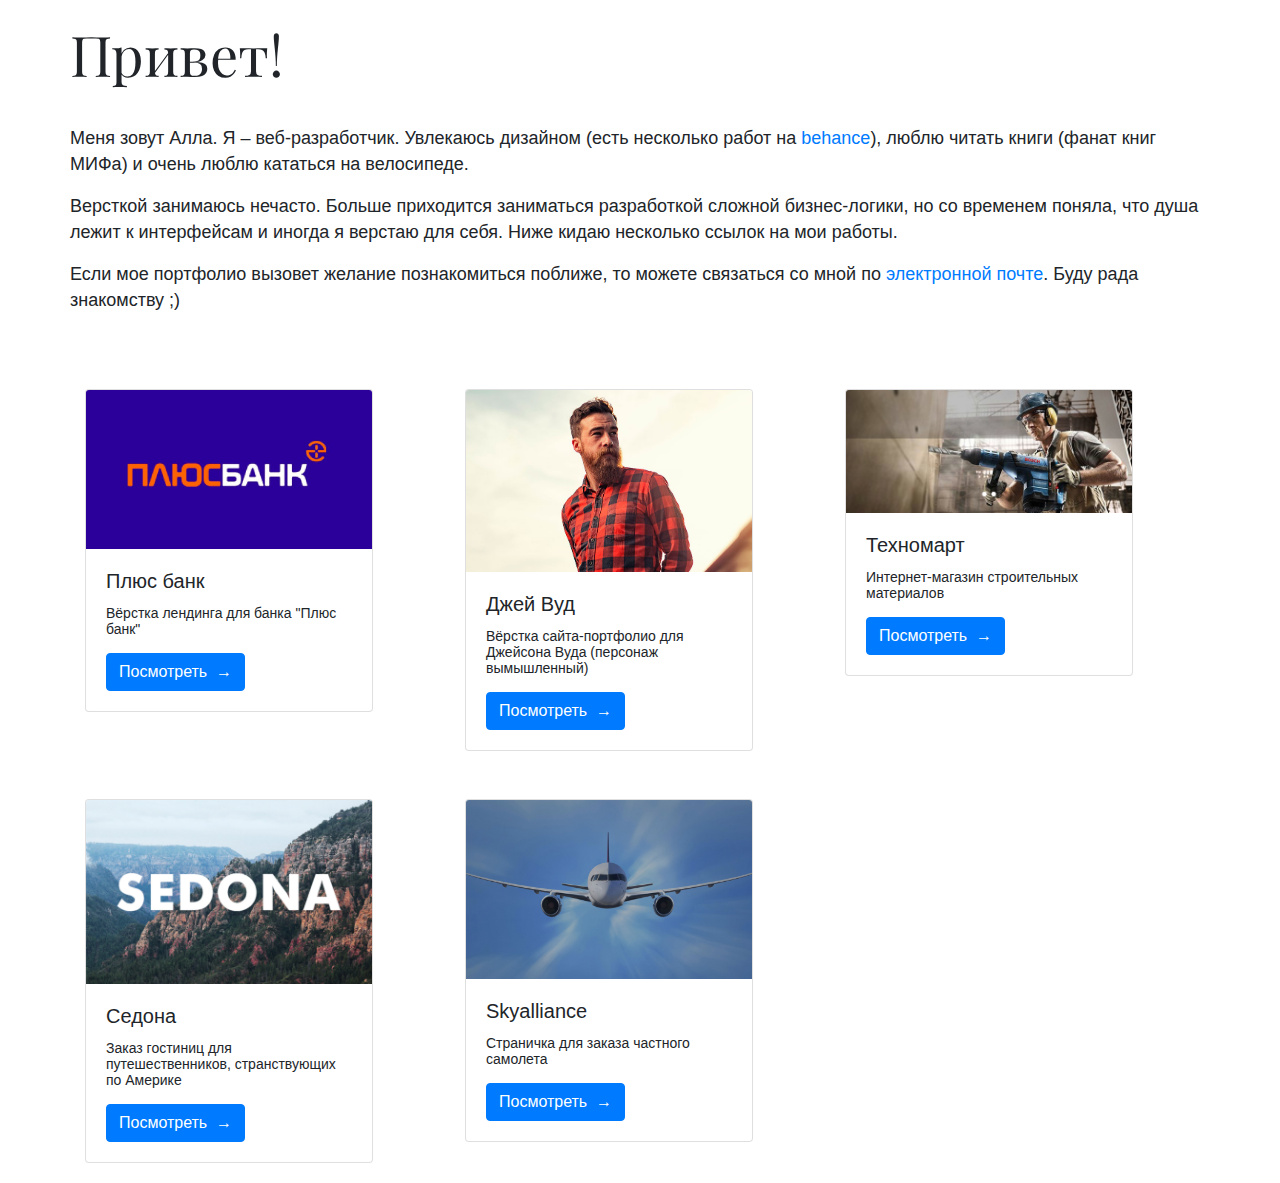
<file: index.html>
<!DOCTYPE html>
<html lang="ru">
<head>
	<meta charset="UTF-8">
	<title>Сайт портфолио</title>
	<meta name="viewport" content="width=device-width, initial-scale=1, shrink-to-fit=no">
	<link rel="stylesheet" href="libs/css/bootstrap.min.css">
	<link rel="stylesheet" href="css/style.css">
	<link href="https://fonts.googleapis.com/css?family=Playfair+Display:700,900" rel="stylesheet">
</head>
<body>
	<header class="header-block">
		<div class="container">
			<div class="row">
				<h1 class="display-4 header-title">Привет!</h1>
				<div class="header-intro">
					<p>Меня зовут Алла. Я &ndash; веб-разработчик. Увлекаюсь дизайном (есть несколько работ на <a href="https://www.behance.net/lightburst739e">behance</a>), люблю читать книги (фанат книг МИФа) и очень люблю кататься на велосипеде.</p>

					<p>Версткой занимаюсь нечасто. Больше приходится заниматься разработкой сложной 
					бизнес-логики, но со временем поняла, что душа лежит к интерфейсам и иногда я верстаю для себя. Ниже кидаю несколько ссылок на мои работы.</p>


					<p>Если мое портфолио вызовет желание познакомиться поближе, то можете связаться со мной
					по <a href="mailto:varaksinaalla@mail.ru">электронной почте</a>. Буду рада знакомству ;)</p>
				</div>
			</div>
		</div>
	</header>

	<main class="main-block">
		<div class="container">
			<div class="row mb-5">
				<div class="col-md-4">
					<div class="card" style="width: 18rem;">
						<img class="card-img-top" src="img/portfolio1.jpg" width="100" alt="Плюс банк">
						<div class="card-body">
							<h5 class="card-title">Плюс банк</h5>
							<p class="card-text">Вёрстка лендинга для банка "Плюс банк"</p>
							<a href="projects/bankplus/index.html" class="btn btn-primary">Посмотреть &nbsp;&#8594;</a>
						</div>
					</div>
				</div>

				<div class="col-md-4">
					<div class="card" style="width: 18rem;">
						<img class="card-img-top" src="img/portfolio2.jpg" width="100"  alt="Джей Вуд">
						<div class="card-body">
							<h5 class="card-title">Джей Вуд</h5>
							<p class="card-text">Вёрстка сайта-портфолио для Джейсона Вуда (персонаж вымышленный)</p>
							<a href="projects/jwood/index.html" class="btn btn-primary">Посмотреть &nbsp;&#8594;</a>
						</div>
					</div>
				</div>

				<div class="col-md-4">
					<div class="card" style="width: 18rem;">
						<img class="card-img-top" src="img/portfolio3.jpg" width="100" alt="Техномарт">
						<div class="card-body">
							<h5 class="card-title">Техномарт</h5>
							<p class="card-text">Интернет-магазин строительных материалов</p>
							<a href="projects/tehnomart/index.html" class="btn btn-primary">Посмотреть &nbsp;&#8594;</a>
						</div>
					</div>
				</div>
			</div>

			<div class="row">
				<div class="col-md-4">
					<div class="card" style="width: 18rem;">
						<img class="card-img-top" src="img/portfolio6.jpg" width="100" alt="Sedona">
						<div class="card-body">
							<h5 class="card-title">Седона</h5>
							<p class="card-text">Заказ гостиниц для путешественников, странствующих по Америке</p>
							<a href="projects/sedona/index.html" class="btn btn-primary">Посмотреть &nbsp;&#8594;</a>
						</div>
					</div>
				</div>

				<div class="col-md-4">
					<div class="card" style="width: 18rem;">
						<img class="card-img-top" src="img/portfolio5.jpg" width="100" alt="Skyalliance">
						<div class="card-body">
							<h5 class="card-title">Skyalliance</h5>
							<p class="card-text">Страничка для заказа частного самолета</p>
							<a href="projects/topbaza/index.html" class="btn btn-primary">Посмотреть &nbsp;&#8594;</a>
						</div>
					</div>
				</div>
			</div>
		</div>
	</main>

	<!--script src="libs/js/bootstrap.min.js"></script-->
</body>
</html>
</file>
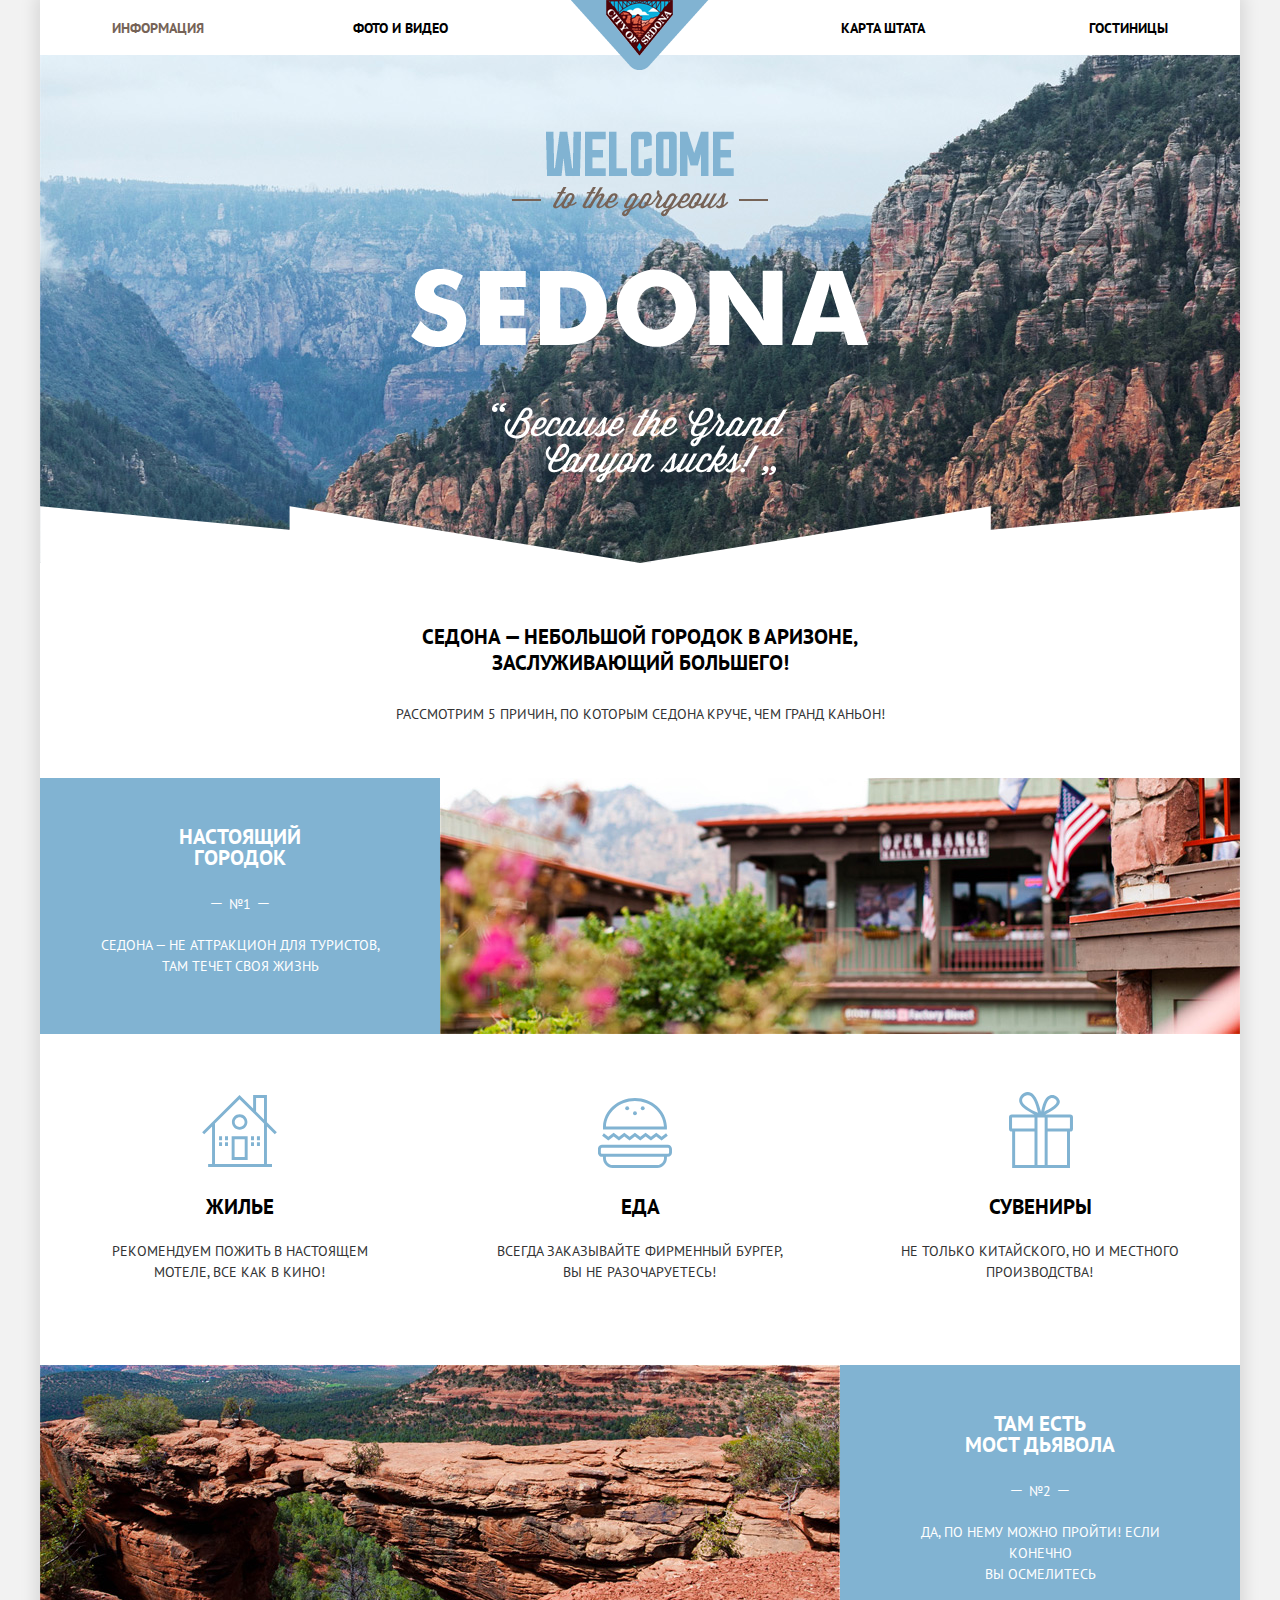
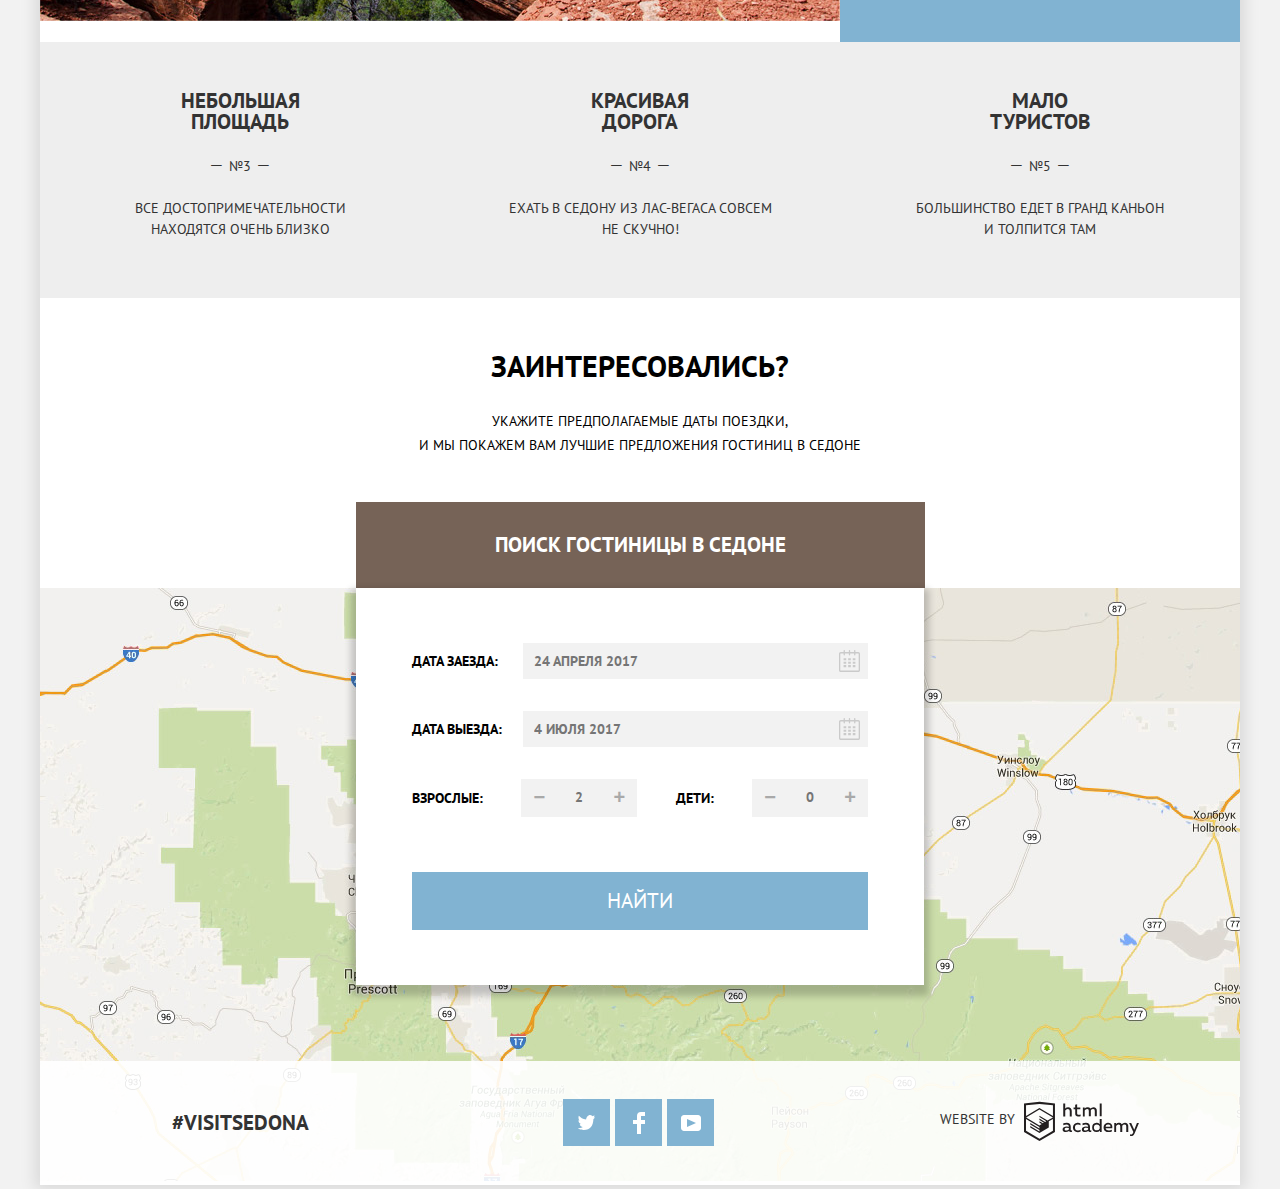
<file: projects/sedona/index.html>
<!DOCTYPE html>
<html lang="ru">
<head>
    <meta charset="utf-8">
    <title>Седона</title>
    <link href="https://fonts.googleapis.com/css?family=PT+Sans:400,700&amp;subset=cyrillic" rel="stylesheet">
    <link href="css/normalize.css" rel="stylesheet">
    <link href="css/style-min.css" rel="stylesheet">
</head>
<body>
    <div class="container">
        <header class="main-header">
            <div class="main-header-logo">
                <img src="img/logo.png" alt="Седона" width="138" height="70">
            </div>
            <nav class="main-navigation">
                <ul class="site-navigation">
                    <li class="navigation-item">
                        <a class="navigation-link navigation-current-link" href="#">Информация</a>
                    </li>
                    <li class="navigation-item">
                        <a class="navigation-link" href="media.html">Фото и видео</a>
                    </li>
                    <li class="navigation-item">
                        <a class="navigation-link" href="map.html">Карта штата</a>
                    </li>
                    <li class="navigation-item">
                        <a class="navigation-link" href="hotels.html">Гостиницы</a>
                    </li>
                </ul>
            </nav>
        </header>

        <main class="main-wrapper">
            <h1 class="visually-hidden">Седона</h1>
            <div class="promo">
                <div class="promo-title">
                    <img class="welcome-img" src="img/welcome-to-the-gorgeous.png" alt="Welcome to the gorgeous" width="458" height="352">
                </div>
            </div>

            <section class="features">
                <h2 class="visually-hidden">Преимущества</h2>
                <div class="feature-promo-block">
                    <h3 class="feature-promo-title">
                        Седона — небольшой городок в Аризоне,<br> 
                        заслуживающий большего!
                    </h3>
                    <p class="feature-promo-text">
                        Рассмотрим 5 причин, по которым Седона круче, чем гранд каньон!
                    </p>
                </div>

                <section class="feature-block">
                    <div class="feature-text-content">
                        <h3 class="feature-title">
                            Настоящий<br>городок
                        </h3>
                        <div class="number-item">№1</div>
                        <p class="feature-description">
                            Седона — не аттракцион для туристов, 
                            там течет своя жизнь
                        </p>
                    </div>
                    <div class="feature-graphic-content">
                        <img src="img/sedona-img-1.jpg" alt="Настоящий городок Седона" width="800" height="256">
                    </div>
                </section>

                <section class="features-list-block">
                    <ul class="features-list">
                        <li class="feature-item feature-housing">
                            <h3 class="feature-title">Жилье</h3>
                            <p class="feature-text">Рекомендуем пожить в настоящем мотеле, все как в кино!</p>
                        </li>
                        <li class="feature-item feature-food">
                            <h3 class="feature-title">Еда</h3>
                            <p class="feature-text">Всегда заказывайте фирменный бургер,
                                Вы не разочаруетесь!</p>
                        </li>
                        <li class="feature-item feature-souvenirs">
                            <h3 class="feature-title">Сувениры</h3>
                            <p class="feature-text">Не только китайского, но и местного производства!</p>
                        </li>
                    </ul>
                </section>
                    
                <section class="feature-block feature-block-reverse">
                    <div class="feature-content">
                        <div class="feature-text-content">
                            <h3 class="feature-title">
                                Там есть<br>мост дьявола
                            </h3>
                            <div class="number-item">№2</div>
                            <p class="feature-description">
                                Да, по нему можно пройти! Если конечно<br>вы осмелитесь
                            </p>
                        </div>
                    </div>
                    <div class="feature-graphic-content">
                        <img src="img/sedona-img-2.jpg" alt="Там есть мост дьявола" width="800" height="256">
                    </div>
                </section>

                <section class="advantages-list-block">
                    <ul class="advantages-list">
                        <li class="advantage-item without-icons">
                            <h3 class="advantage-title">Небольшая<br>площадь</h3>
                            <span class="number-item">№3</span>
                            <p class="advantage-text area">Все достопримечательности<br> находятся очень близко</p>
                        </li>
                        <li class="advantage-item without-icons">
                            <h3 class="advantage-title">Красивая<br>дорога</h3>
                            <span class="number-item">№4</span>
                            <p class="advantage-text road">Ехать в Седону из Лас-Вегаса совсем <br>не скучно!</p>
                        </li>
                        <li class="advantage-item without-icons">
                            <h3 class="advantage-title">Мало<br>туристов</h3>
                            <span class="number-item">№5</span>
                            <p class="advantage-text">Большинство едет в гранд каньон<br> и толпится там</p>
                        </li>
                    </ul>
                </section>
            </section>

            <section class="booking">
                <div class="booking-intro">
                    <h2 class="booking-title">Заинтересовались?</h2>
                    <p class="booking-info">
                        Укажите предполагаемые даты поездки, <br>
                        и мы покажем вам лучшие предложения гостиниц в Седоне
                    </p>
                    <a class="button-brown search-hotel-button">Поиск гостиницы в Седоне</a>
                </div>

                <div class="map">
                    <h2 class="visually-hidden">Карта</h2>
                    <img class="map-img" src="img/map.jpg" alt="Карта Седоны" width="1200" height="593">
                    <iframe class="map-frame" src="https://www.google.com/maps/embed?pb=!1m18!1m12!1m3!1d498362.2947334583!2d-111.98609752236113!3d34.85641045061852!2m3!1f0!2f0!3f0!3m2!1i1024!2i768!4f13.1!3m3!1m2!1s0x872da132f942b00d%3A0x5548c523fa6c8efd!2z0KHQtdC00L7QvdCwLCDQkNGA0LjQt9C-0L3QsCA4NjMzNiwg0KHQqNCQ!5e0!3m2!1sru!2sru!4v1504640515507" width="1200" height="593" style="border:0" allowfullscreen></iframe>
                </div>
                
                <div class="booking-form-block">
                    <form class="booking-form" action="https://echo.htmlacademy.ru" method="post">
                        <div class="booking-item">
                            <label for="booking-arrival-date">Дата заезда:</label>
                            <input id="booking-arrival-date" type="text" name="dateArrive" placeholder="24 апреля 2017">
                            <button class="arrival-date-input"><span class="visually-hidden">Календарь</span></button>
                        </div>
                        <div class="booking-item">
                            <label for="booking-departure-date">Дата выезда:</label>
                            <input id="booking-departure-date" type="text" name="dateDepart" placeholder="4 июля 2017">
                            <button class="arrival-date-input"><span class="visually-hidden">Календарь</span></button>
                        </div>
                        <div class="booking-item booking-columns">
                            <label for="booking-for-adults">Взрослые:</label>
                            <fieldset class="arrival-person-wrapper push-adults">
                                <button class="push" type="button">−</button>
                                <input id="booking-for-adults" type="text" name="adultsAmount" placeholder="2">
                                <button class="push" type="button">+</button>
                            </fieldset>
                            
                            <label for="booking-for-children">Дети:</label>
                            <fieldset class="arrival-person-wrapper push-children">
                                <button class="push" type="button">−</button>
                                <input id="booking-for-children" type="text" name="childrenAmount" placeholder="0">
                                <button class="push" type="button">+</button>
                            </fieldset>
                        </div>
                        <button class="button" type="submit">Найти</button>
                    </form>
                </div>
            </section>  
        </main>

        <footer class="main-footer">
            <div class="footer-hashtag">
                #VisitSedona
            </div>
            <div class="footer-social">
                <a class="social-btn social-btn-twitter" href="#">Twitter</a>
                <a class="social-btn social-btn-facebook" href="#">Facebook</a>
                <a class="social-btn social-btn-youtube" href="#">Youtube</a>
            </div>
            <div class="footer-copyright">
                <span class="copyright">Website by</span>
                <a href="https://htmlacademy.ru/intensive/htmlcss">
                    <svg id="Layer_1" class="footer-logo" data-name="Layer 1" xmlns="http://www.w3.org/2000/svg" viewBox="0 0 108.08 36.85"><title>logo-htmlacademy-small1</title><path d="M44.61,26.88a2,2,0,0,0,.55-0.1v1.33a3.25,3.25,0,0,1-1.18.21,1.67,1.67,0,0,1-1.67-1,4.84,4.84,0,0,1-3.14,1.08c-1.51,0-2.91-.83-2.91-2.55,0-2.13,2-2.79,3.71-2.79a11.08,11.08,0,0,1,2.17.25v-0.3c0-1-.76-1.77-2.19-1.77a7.42,7.42,0,0,0-3,.64v-1.7a10.21,10.21,0,0,1,3.19-.55c2.36,0,3.81,1.12,3.81,3.65v3a0.54,0.54,0,0,0,.49.59h0.17Zm-6.44-1.13A1.35,1.35,0,0,0,39.63,27h0.11a3.39,3.39,0,0,0,2.41-1V24.58a9.72,9.72,0,0,0-1.81-.21c-1,0-2.16.33-2.16,1.38h0Zm12.36-6.11a5,5,0,0,1,2.57.64V22a4.08,4.08,0,0,0-2.3-.7,2.75,2.75,0,1,0,0,5.49,5,5,0,0,0,2.43-.64v1.71a6.27,6.27,0,0,1-2.76.57A4.21,4.21,0,0,1,46,24.51q0-.21,0-0.41a4.32,4.32,0,0,1,4.18-4.46h0.38Zm12.17,7.24a2,2,0,0,0,.55-0.1v1.33a3.25,3.25,0,0,1-1.18.21,1.67,1.67,0,0,1-1.67-1,4.84,4.84,0,0,1-3.14,1.08c-1.51,0-2.91-.83-2.91-2.55,0-2.13,2-2.79,3.71-2.79a11.08,11.08,0,0,1,2.17.25v-0.3c0-1-.76-1.77-2.19-1.77a7.42,7.42,0,0,0-3,.64v-1.7a10.21,10.21,0,0,1,3.19-.55c2.36,0,3.81,1.12,3.81,3.65v3a0.54,0.54,0,0,0,.49.59h0.17Zm-6.44-1.13A1.35,1.35,0,0,0,57.73,27h0.11a3.39,3.39,0,0,0,2.41-1V24.58a9.72,9.72,0,0,0-1.81-.21c-1.06,0-2.16.33-2.16,1.38h0ZM73,16V28.2H71.35V26.88a3.88,3.88,0,0,1-3.19,1.54,4.4,4.4,0,0,1,0-8.78,3.81,3.81,0,0,1,3,1.3V16H73Zm-4.53,5.22a2.76,2.76,0,1,0,0,5.52A2.86,2.86,0,0,0,71.15,25V23A2.91,2.91,0,0,0,68.49,21.27ZM79,19.64c3.31,0,4.46,2.68,3.92,5.09H76.7c0.21,1.5,1.67,2.11,3.19,2.11a6.11,6.11,0,0,0,2.64-.59v1.6a7.14,7.14,0,0,1-3,.57C77,28.42,74.78,27,74.78,24a4.18,4.18,0,0,1,4-4.39H79Zm0.09,1.54a2.28,2.28,0,0,0-2.44,2.1v0.06H81.3A2,2,0,0,0,79.13,21.18Zm5.73,7V19.87h1.65v1a3.81,3.81,0,0,1,2.78-1.27A2.86,2.86,0,0,1,91.89,21a4.12,4.12,0,0,1,2.91-1.33A3.06,3.06,0,0,1,98,23V28.2h-1.9V23.05a1.59,1.59,0,0,0-1.42-1.75H94.42a2.8,2.8,0,0,0-2.07,1.12V28.2h-1.9V23.05A1.59,1.59,0,0,0,89,21.31H88.8a3,3,0,0,0-2.21,1.29v5.63H84.86Zm21.31-8.33h1.9l-3.91,9.46c-0.9,2.17-2.09,2.86-3.35,2.86a4.76,4.76,0,0,1-1.1-.14V30.46a2.86,2.86,0,0,0,.85.12c0.9,0,1.58-.64,2.07-1.9l0.17-.42-4-8.4h2l2.86,6.29ZM38.73,1.46V6.22a3.81,3.81,0,0,1,2.7-1.14,3.25,3.25,0,0,1,3.44,3.4v5.15H43V8.72a1.81,1.81,0,0,0-1.61-2h-0.3a2.93,2.93,0,0,0-2.32,1.39v5.52h-1.9V1.46h1.9ZM49.94,2.31v3h3V6.91h-3v3.81c0,1.1.5,1.46,1.58,1.46a4.49,4.49,0,0,0,1.69-.33v1.6A6.8,6.8,0,0,1,51,13.8a2.55,2.55,0,0,1-2.86-2.74V6.89H46.58V5.26h1.5V2.74Zm5.4,11.31V5.28H57v1A3.81,3.81,0,0,1,59.77,5a2.86,2.86,0,0,1,2.6,1.33A4.12,4.12,0,0,1,65.28,5,3.06,3.06,0,0,1,68.44,8.4v5.21h-1.9V8.46a1.59,1.59,0,0,0-1.42-1.75H64.89a2.8,2.8,0,0,0-2.07,1.12v5.78h-1.9V8.46A1.59,1.59,0,0,0,59.5,6.71H59.27A3,3,0,0,0,57.06,8v5.63H55.34ZM71.17,1.45H73V13.6H71.17V1.45ZM14.71,0H14.55L0,1.54V28.21l14.55,8.66,14.55-8.66V1.54Zm12.5,27.1L14.55,34.64,1.9,27.12V16.18l12.59,7.5V25L5.86,19.9v1.31l8.68,5.21v1.39L5.87,22.65V24l8.68,5.21,8.75-5.24V18.31L27.2,16V27.12Zm0-12.53-3.48,2-1.6,1L14.51,13v1.31L21,18.23H21l-0.14.09-1,.54-5.37-3.2V17l4.24,2.52-1,.67-3.2-1.9v1.31l2.1,1.24L14.5,22.1,2,14.65,14.51,7.11Zm0-1.32L14.49,5.76,1.91,13.25v-10L14.56,1.92,27.21,3.25v10h0Z" transform="translate(0 -0.02)"/></svg>
                </a>
            </div>
        </footer>
    </div>

    <script type="text/javascript" src="js/scripts-min.js"></script>
</body>
</html>
</file>
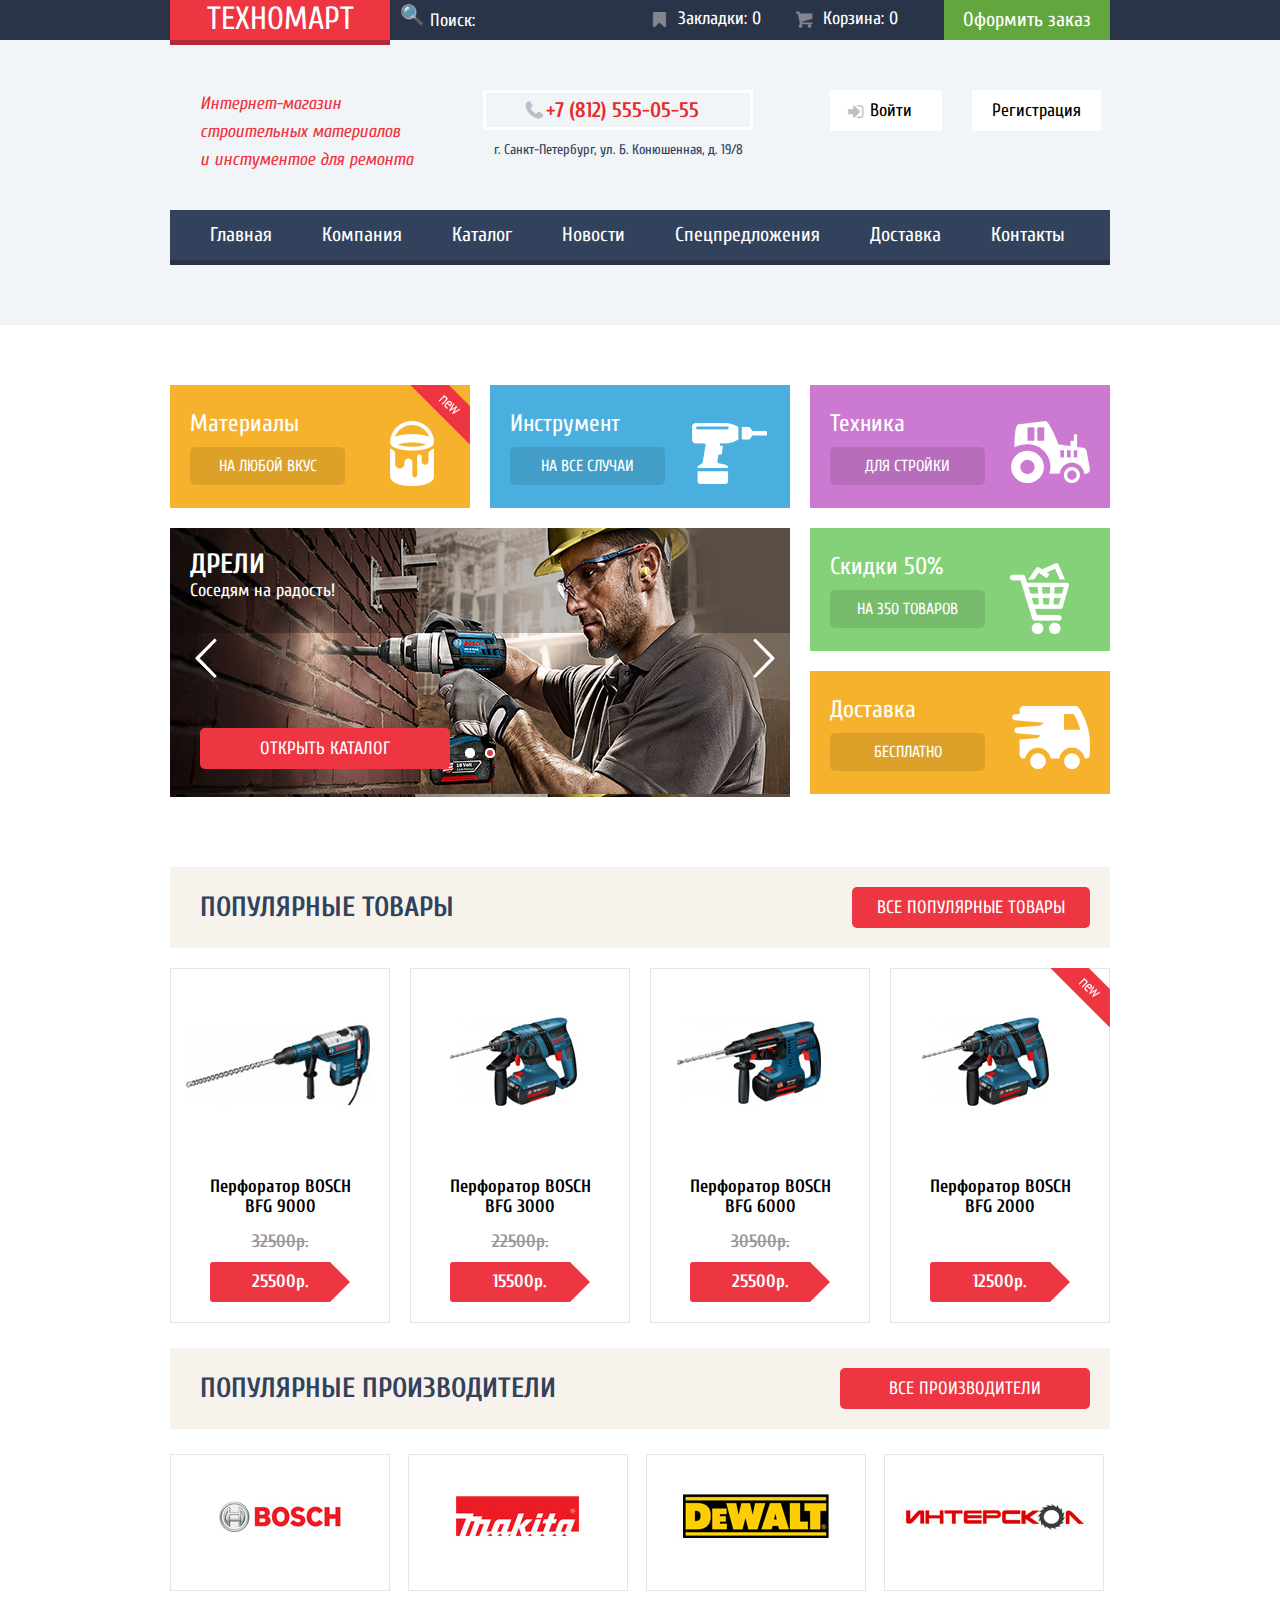
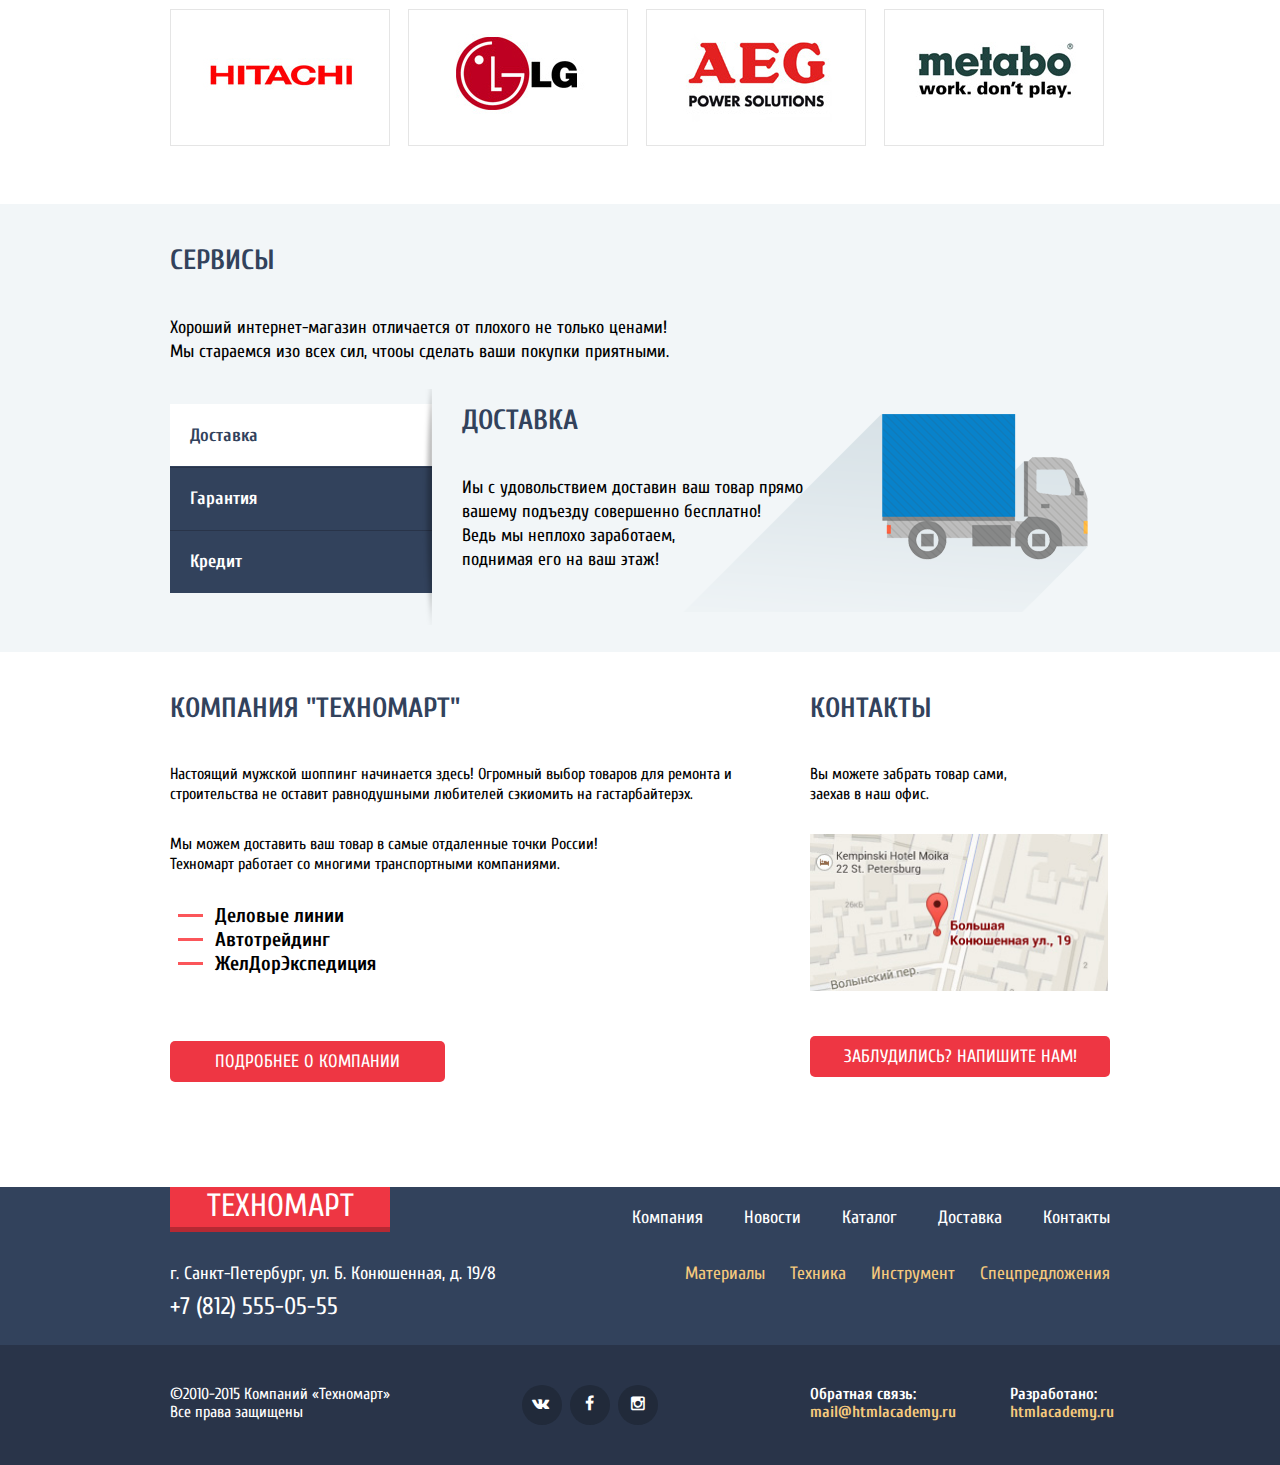
<file: projects/tehnomart/index.html>
<!DOCTYPE html>
<html>
<head>
	<meta charset="utf-8">
	<title>Интернет-магазин "Техномарт"</title>
	<link href="https://fonts.googleapis.com/css?family=Cuprum" rel="stylesheet">
	<link href="https://fonts.googleapis.com/css?family=PT+Sans" rel="stylesheet">
	<link rel="stylesheet" type="text/css" href="css/style.css" >
	<link rel="stylesheet" type="text/css" href="css/normalize.css">
</head>
<body>
	<header class="main-header clearfix">
		<div class="main-top-navigation">
			<div class="container">
				<a class="logo" href="index.html">Техномарт</a>
				<div class="search">
					<span class="title-search"></span>
					<input type="text" placeholder="Поиск:">
				</div>
				<div class="bookmark">
					<span class="bookmarks">Закладки:&nbsp;0</span>
				</div>
				<div class="basket">
					<span class="baskets">Корзина:&nbsp;0</span>
				</div>
				<a href="#" class="issue-order">Оформить заказ</a>
			</div>
		</div>

		<div class="info-container clearfix">
			<div class="container clearfix">
				<p class="about-co">Интернет-магазин <br/>
				строительных материалов <br/>и инстументое для ремонта</p>
				<div class="contacts">
					<h3>+7&nbsp;(812)&nbsp;555-05-55</h3>
					<p class="address">г. Санкт-Петербург, ул. Б. Конюшенная, д. 19/8</p>
				</div>
				<div class="reg-auth">
					<a href="#" class="auth">Войти</a>
					<a href="#" class="reg">Регистрация</a>
				</div>
			</div>
			
			<nav class="main-navigation">
				<ul class="main-nav">
					<li><a href="index.html">Главная</a></li>
					<li><a href="#">Компания</a></li>
					<li><a href="catalog.html">Каталог</a></li>
					<li><a href="#">Новости</a></li>
					<li><a href="#">Спецпредложения</a></li>
					<li><a href="#">Доставка</a></li>
					<li><a href="#">Контакты</a></li>
				</ul>
			</nav>
		</div>
	</header>

	<main class="clearfix">
		<div class="container">
			<div class="main-container">
				<div class="content-categories clearfix">
					<div class="banner-materials new">
						<div class="flag flag-new">новинка</div>
						<p>Материалы</p>
						<a href="#">на любой вкус</a>
					</div>
					<div class="banner-instrument">
						<p>Инструмент</p>
						<a href="#">на все случаи</a>
					</div>
					<div class="banner-technic">
						<p>Техника</p>
						<a href="#">для стройки</a>
					</div>
				</div>

				<div class="slider-content-categories clearfix">
					<div class="slider clearfix">
						<div class="slider-content">
							<h2>Дрели</h2>
							<p>Соседям на радость!</p>
						</div>
						<div class="buttons">
							<a href="#" class="btn-to-left"></a>
							<a href="#" class="btn-to-right"></a>
							<a href="#" class="btn-to-open red-button">Открыть каталог</a>
						</div>
					</div>
					<div class="content-categories clearfix">
						<div class="banner-actions">
							<p>Скидки 50%</p>
							<a href="#">на 350 товаров</a>
						</div>
						<div class="banner-delivery">
							<p>Доставка</p>
							<a href="#">бесплатно</a>
						</div>
					</div>
				</div>

				<div class="popular-items clearfix">
					<div class="title-popular-items clearfix">
						<h2>Популярные товары</h2>
						<a href="#" class="red-button">Все популярные товары</a>
					</div>
				
					<div class="popular-item">
						<div class="actions">
		                    <a href="#" class="buy">Купить</a>
		                    <a href="#" class="bookmark">В закладки</a>
		                </div>
						<div class="image">
							<img src="img/bosch-bfg9000.jpg" alt="bosch-bfg9000">
						</div>
						<p class="title">Перфоратор BOSCH BFG 9000</p>
						<div class="discount">32500р.</div>
						<div class="price">25500р.</div>
					</div>
				
					<div class="popular-item">
							<div class="actions">
			                    <a href="#" class="buy">Купить</a>
			                    <a href="#" class="bookmark">В закладки</a>
			                </div>
						<div class="image"><img src="img/bosch-bfg3000.jpg" alt="bosch-bfg3000"></div>
						<p class="title">Перфоратор BOSCH BFG 3000</p>
						<div class="discount">22500р.</div>
						<div class="price">15500р.</div>
					</div>
				
					<div class="popular-item">
							<div class="actions">
			                    <a href="#" class="buy">Купить</a>
			                    <a href="#" class="bookmark">В закладки</a>
			                </div>
						<div class="image"><img src="img/bosch-bfg6000.jpg" alt="bosch-bfg6000"></div>
						<p class="title">Перфоратор BOSCH BFG 6000</p>
						<div class="discount">30500р.</div>
						<div class="price">25500р.</div>
					</div>
				
					<div class="popular-item">
						<div class="flag flag-new">новинка</div>
						<div class="actions">
			                   <a href="#" class="buy">Купить</a>
			                   <a href="#" class="bookmark">В закладки</a>
			            </div>
						<div class="image"><img src="img/bosch-bfg2000.jpg" alt="bosch-bfg2000"></div>
						<p class="title">Перфоратор BOSCH BFG 2000</p>
						<div class="discount"></div>
						<div class="price">12500р.</div>
					</div>
				</div>
		
				<div class="popular-vendors clearfix">
					<div class="title-vendors">
						<h2>Популярные производители</h2>
						<a href="#" class="red-button">Все производители</a>
					</div>
					<div class="content-vendors clearfix">
						<a class="vendors-item" href="#"><img src="img/bosch-vendor.jpg" alt="Bosch"></a>
						<a class="vendors-item" href="#"><img src="img/makita-vendor.jpg" alt="Makita"></a>
						<a class="vendors-item" href="#"><img src="img/dewalt-vendor.jpg" alt="Dewalt"/></a>
						<a class="vendors-item" href="#"><img src="img/interscol-vendor.jpg" alt="Interscol"/></a>
						<a class="vendors-item" href="#"><img src="img/hitachi-vendor.jpg" alt="Hitachi"/></a>
						<a class="vendors-item" href="#"><img src="img/lg-vendor.jpg" alt="LG"/></a>
						<a class="vendors-item" href="#"><img src="img/aeg-vendor.jpg" alt="AEG"/></a>
						<a class="vendors-item" href="#"><img src="img/metabo-vendor.jpg" alt="Metabo"/></a>
					</div>
				</div>
			</div>
		</div>
	</div>

	<div class="services-container clearfix">
		<div class="container">
			<div class="services">
				<h2>Сервисы</h2>
				<p>Хороший интернет-магазин отличается от плохого не только ценами!<br/>
				Мы стараемся изо всех сил, чтооы сделать ваши покупки приятными.</p>
			</div>
			<div class="info clearfix">
				<ul class="info-tabs">
					<li class="active"><a href="#">Доставка</a></li>
					<li><a href="#">Гарантия</a></li>
					<li><a href="#">Кредит</a></li>
				</ul>
				<div class="info-content">
					<h2>Доставка</h2>
					<p>
						Иы с удовольствием доставин ваш товар прямо<br/>
						вашему подъезду совершенно бесплатно!<br/>
						Ведь мы неплохо заработаем,<br/>
						поднимая его на ваш этаж!
					</p>
				</div>
			</div>
		</div>
	</div>

		<div class="about-container clearfix ">
			<div class="container">
				<div class="about">
					<h2>Компания "Техномарт"</h2>
					<p>Настоящий мужской шоппинг начинается здесь! Огромный выбор товаров для ремонта и <br/> строительства не оставит равнодушными любителей сэкиомить на гастарбайтерэх.</p>
					<p>Мы можем доставить ваш товар в самые отдаленные точки России!
					<br/>Техномарт работает со многими транспортными компаниями.<i class="fa-vk"></i></p>
					<ul>
						<li>Деловые линии</li>
						<li>Автотрейдинг</li>
						<li>ЖелДорЭкспедиция</li>
					</ul>
					<a class="more-about red-button" href="#">Подробнее о компании</a>
				</div>
				<div class="contacts">
					<h2>Контакты</h2>
					<p>Вы можете забрать товар сами,<br/>
					заехав в наш офис.</p>
					<a href="#" class="open-map"><img src="img/map.jpg"></a>
					<a class="write-us red-button" href="#">Заблудились? Напишите нам!</a>
				</div>
			</div>
		</div>
	</main>

	<footer class="main-footer">
		<div class="container">
			<div class="footer-container clearfix">
				<div class="bottom-nav">
					<a class="logo" href="#">Техномарт</a>
					<p class="address">г. Санкт-Петербург, ул. Б. Конюшенная, д. 19/8<br/>
					<span class="phone">+7 (812) 555-05-55</span></p>
				</div>
		      	<div class="additional-nav">
					<nav class="bottom-navigation">
						<ul>
							<li><a href="#">Компания</a></li>
							<li><a href="#">Новости</a></li>
							<li><a href="#">Каталог</a></li>
							<li><a href="#">Доставка</a></li>
							<li><a href="#">Контакты</a></li>
						</ul>
					</nav>
		      		<nav class="additional-navigation">
						<ul>
							<li><a href="#">Материалы</a></li>
							<li><a href="#">Техника</a></li>
							<li><a href="#">Инструмент</a></li>
							<li><a href="#">Спецпредложения</a></li>
						</ul>
					</nav>
				</div>
	      	</div>
	      </div>

		<div class="bottom-footer clearfix">
		    <div class="container clearfix">
		    	<p class="copy">
		    		&copy;2010-2015 Компаний «Техномарт»<br/>
		    		Все права защищены
		    	</p>
					
			     <div class="footer-social">
			        <a href="#" class="social-btn btn-vk"></a>
			        <a href="#" class="social-btn btn-fb"></a>
			        <a href="#" class="social-btn btn-in"></a>
			     </div>
			     
			     <div class="footer-mail">
			        <p>Обратная связь:</p>
			        <a href="#">mail@htmlacademy.ru</a>
			     </div>
			     <div class="footer-copyright">
			        <p>Разработано:</p>
			        <a href="#">htmlacademy.ru</a>
			     </div>
		     </div> 
		</div>
    </footer>

    <div class="modal-content">
    	<form class="writeUs-form" action="/echo" method="post">
    		<div class="input-name">
    			<label>Ваше имя:</label>
    			<input type="text" name="userName" placeholder="Представьтесь пожалуйста"required>
    		</div>

    		<div class="input-email">
    			<label>Ваше e-mail:</label>
    			<input type="text" name="userEmail" placeholder="Для отправки ответа" required>
    		</div>

    		<div class="input-text">
    			<label>Текст письма:</label>
    			<textarea name="userText" placeholder="В свободной форме" required></textarea>
    		</div>

    		<div class="input-btns">
    			<button type="submit" class="btn btn-submit red-button">Отправить</button>
    			<button type="button" class="btn btn-close">Отмена</button>
    		</div>
    	</form>
    </div>

    <div class="modal-content-map">
    	<div class="modal-content-close">x</div>
    	<img src="img/big-map.jpg">
    </div>

    <script>
    	var link = document.querySelector(".write-us");
      	var popup = document.querySelector(".modal-content");
      	var close = document.querySelector(".btn-close");

      	var form = popup.querySelector("form");
      	var userName = popup.querySelector("[name=userName]");
     	var password = popup.querySelector("[name=userEmail]");

      link.addEventListener("click", function(event) {
        event.preventDefault();
        popup.classList.add("modal-content-show");
      });

      close.addEventListener("click", function(event) {
        event.preventDefault();
        popup.classList.remove("modal-content-show");
      });

      form.addEventListener("submit", function(event) {
        if (!(userName.value && userEmail.value)) {
          event.preventDefault();
          popup.classList.remove("modal-error");
          popup.classList.add("modal-error");
        } else {
          localStorage.setItem("userName", userName.value);
          localStorage.setItem("userEmail", userEmail.value);
        }
      });

      window.addEventListener("keydown", function(event) {
        if (event.keyCode == 27) {
          if (popup.classList.contains("modal-content-show")) {
            popup.classList.remove("modal-content-show");
          }
        }
      });


    var mapOpen = document.querySelector(".open-map"),
    	mapPopup = document.querySelector(".modal-content-map"),
    	mapClose = mapPopup.querySelector(".modal-content-close");

    	mapOpen.addEventListener("click", function(event) {
        	event.preventDefault();
       	 	mapPopup.classList.add("modal-content-show");
      	});

      	mapClose.addEventListener("click", function(event) {
        	event.preventDefault();
        	mapPopup.classList.remove("modal-content-show");
      	});

      window.addEventListener("keydown", function(event) {
        if (event.keyCode == 27) {
          if (mapPopup.classList.contains("modal-content-show")) {
            mapPopup.classList.remove("modal-content-show");
          }
        }
      });
    </script>
</body>
</html>
</file>
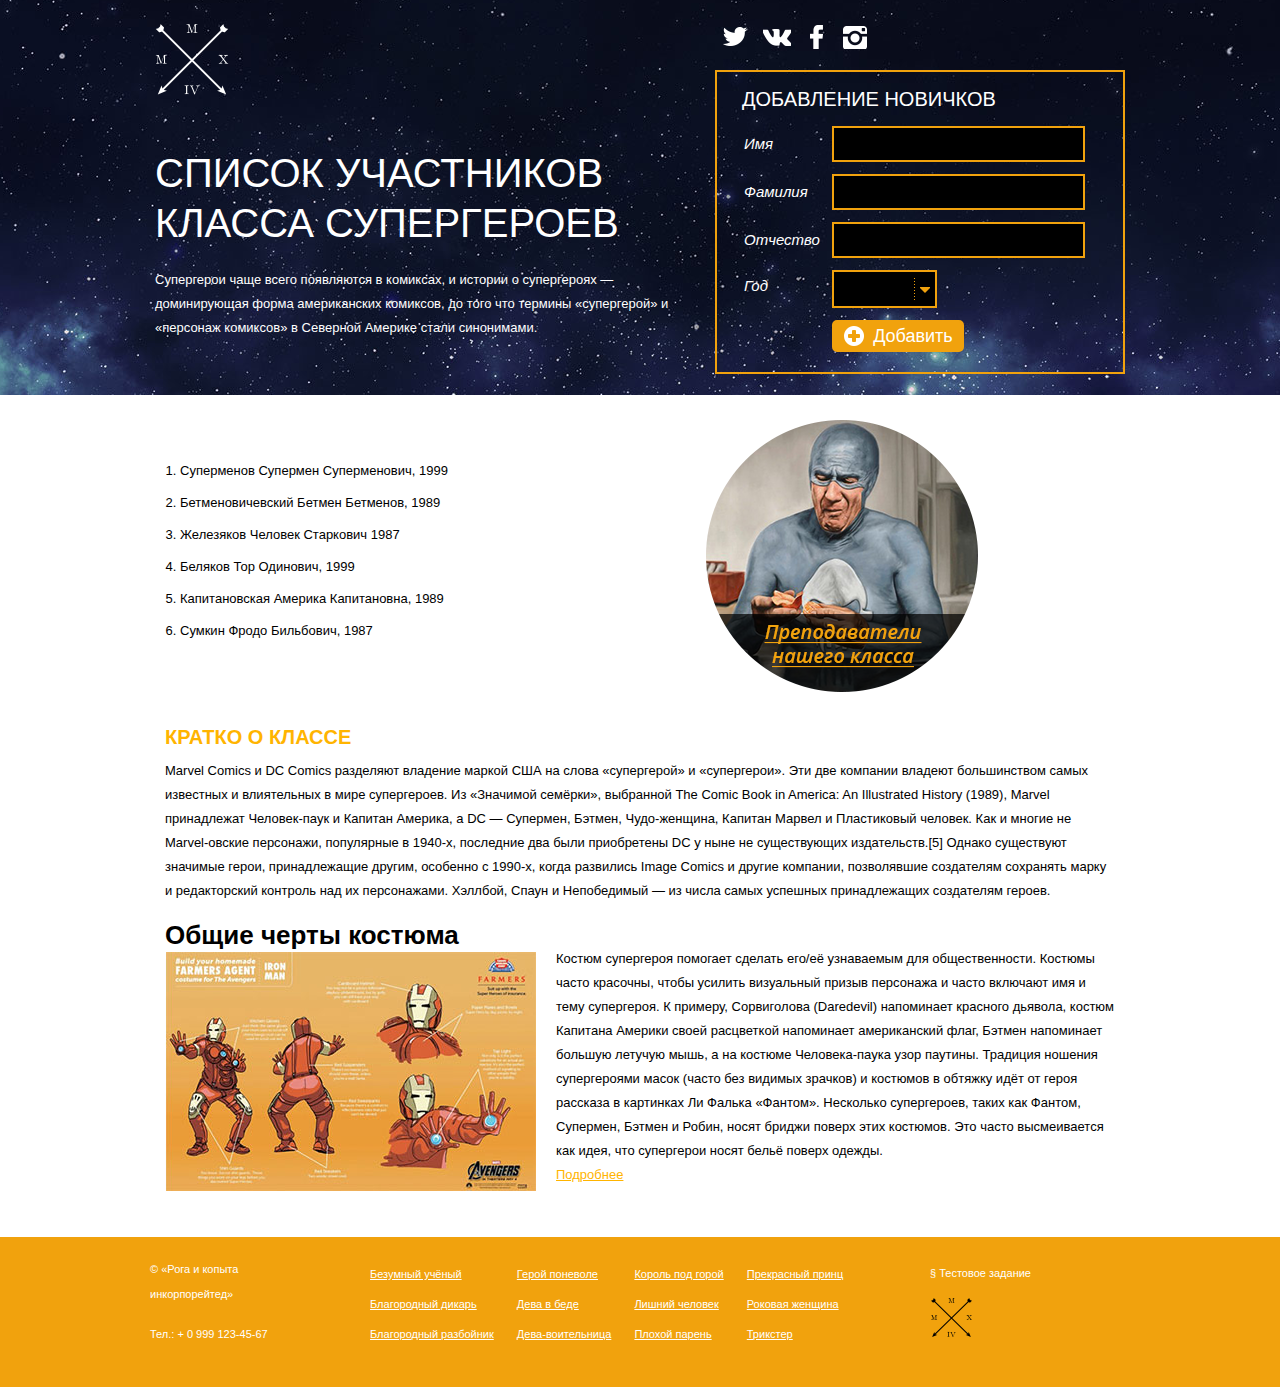
<file: projects/test-excercise/index.html>
<!DOCTYPE HTML>
<html>
<head>
<meta charset="windows-1251">
<title>�������� �������</title>
<link rel="stylesheet" href="css/osans.css">
<link rel="stylesheet" href="css/style.css">
</head>
<body>
	<header>
		<div class="center">
			<div class="left">
				<figure class="logo">
					<img src="pics/logo.png" alt="����">
				</figure>
				<section class="info">
					<h1>������ ����������<br>������ �����������</h1>
					<p class="descr">���������� ���� ����� ���������� � ��������, � ������� � ����������� � ������������ ����� ������������ ��������, �� ���� ��� ������� ����������� � ��������� �������� � �������� ������� ����� ����������.</p>
				</section>
			</div>
			<div class="right">
				<div class="social-btns">
					<a href="#" target="_blank"><div class="social social-tw"></div></a>
					<a href="#" target="_blank"><div class="social social-vk"></div></a>
					<a href="#" target="_blank"><div class="social social-fb"></div></a>
					<a href="#" target="_blank"><div class="social social-go"></div></a>
				</div>
			
				<div class="my-form">
					<form>
						<p>���������� ��������<br></p>
						
						<table>
							<tr>
								<td><label for="name">���</label></td>
								<td><input type="text" id="name" required></td>
							</tr>
							<tr>
								<td><label for="surname">�������</label></td>
								<td><input type="text" id="surname" required><br></td>
							</tr>
							<tr>
								<td><label for="famname">��������</label></td>
								<td><input type="text" id="famname" required><br></td>
							</tr>
							<tr>						
								<td><label for="year">���</label></td>
								<td>
									<div class="select-style">
										<select id="year" required>
											<option>1995</option>
											<option>1996</option>
											<option>1997</option>
											<option>1998</option>
											<option>1999</option>
											<option>2000</option>
											<option>2001</option>
											<option>2002</option>
											<option>2003</option>
											<option>2004</option>
											<option>2005</option>
										</select>
									</div>
								</td>
							</tr>
							<tr>						
								<td></td>
								<td><button><img src="pics/add.png">��������</button></td>
							</tr>
						</table>
				</form>
				</div>
			</div>
		</div>
	</header>
	
	<main class="main-block">
		<section class="part1">
			<img src="pics/teacher.png" class="img1">
				<section class="text1">
					<ol>
						<li>���������� �������� ������������, 1999</li>
						<li>���������������� ������ ��������, 1989</li>
						<li>��������� ������� ��������� 1987</li>
						<li>������� ��� ��������, 1999</li>
						<li>������������� ������� �����������, 1989</li>
						<li>������ ����� ���������, 1987</li>
					</ol>
				</section>
		</section>
		<section class="part2">
			<h1>������ � ������</h1>
			<p>Marvel Comics � DC Comics ��������� �������� ������ ��� �� ����� ����������� � �����������. ��� ��� �������� ������� ������������ ����� ��������� � ����������� � ���� �����������. �� ��������� ������, ��������� The Comic Book in America: An Illustrated History (1989), Marvel ����������� �������-���� � ������� �������, � DC � ��������, ������, ����-�������, ������� ������ � ����������� �������. ��� � ������ �� Marvel-������ ���������, ���������� � 1940-�, ��������� ��� ���� ����������� DC � ���� �� ������������ �����������.[5] ������ ���������� �������� �����, ������������� ������, �������� � 1990-�, ����� ��������� Image Comics � ������ ��������, ����������� ���������� ��������� ����� � ������������ �������� ��� �� �����������. �������, ����� � ����������� � �� ����� ����� �������� ������������� ���������� ������.</p>
		</section>
		
		<section class="part3">
			<h1>����� ����� �������</h1>
			<img src="pics/iron_man.jpg">
			<section class="text3">
			<p>������ ���������� �������� ������� ���/� ���������� ��� ��������������. ������� ����� ��������, ����� ������� ���������� ������ ��������� � ����� �������� ��� � ���� ����������. � �������, ����������� (Daredevil) ���������� �������� �������, ������ �������� ������� ����� ���������� ���������� ������������ ����, ������ ���������� ������� ������� ����, � �� ������� ��������-����� ���� �������. �������� ������� ������������ ����� (����� ��� ������� �������) � �������� � ������� ��� �� ����� �������� � ��������� �� ������ �������. ��������� �����������, ����� ��� ������, ��������, ������ � �����, ����� ������ ������ ���� ��������. ��� ����� ������������ ��� ����, ��� ���������� ����� ����� ������ ������.</p>
			</section>
			<a href="#">���������</a>
		</section>
	</main>
	
	<footer>
		<section class="foot-main">
			<section class="foot-left">
				<p>� ����� � ������<br>
				�������������</p>
				<p>���.: + 0 999 123-45-67</p>
			</section>
			<section class="foot-center">
			<ul>
					<ul>
						<li><a href="#">�������� ������</a></li>
						<li><a href="#">����������� ������</a></li>
						<li><a href="#">����������� ���������</a></li>
					</ul>

					<ul>
						<li><a href="#">����� ��������</a></li>
						<li><a href="#">���� � ����</a></li>
						<li><a href="#">����-�����������</a></li>
					</ul>

					<ul>
						<li><a href="#">������ ��� �����</a></li>
						<li><a href="#">������ �������</a></li>
						<li><a href="#">������ ������</a></li>
					</ul>

				<ul>
					<li><a href="#">���������� �����</a></li>
					<li><a href="#">������� �������</a></li>
					<li><a href="#">��������</a></li>
				</ul>
			</ul>
			</section>
			<section class="foot-right">
				<p>� �������� �������</p>
				<img src="pics/logo_footer.png">
			</section>
		</section>
	</footer>
</body>
</html>
</file>
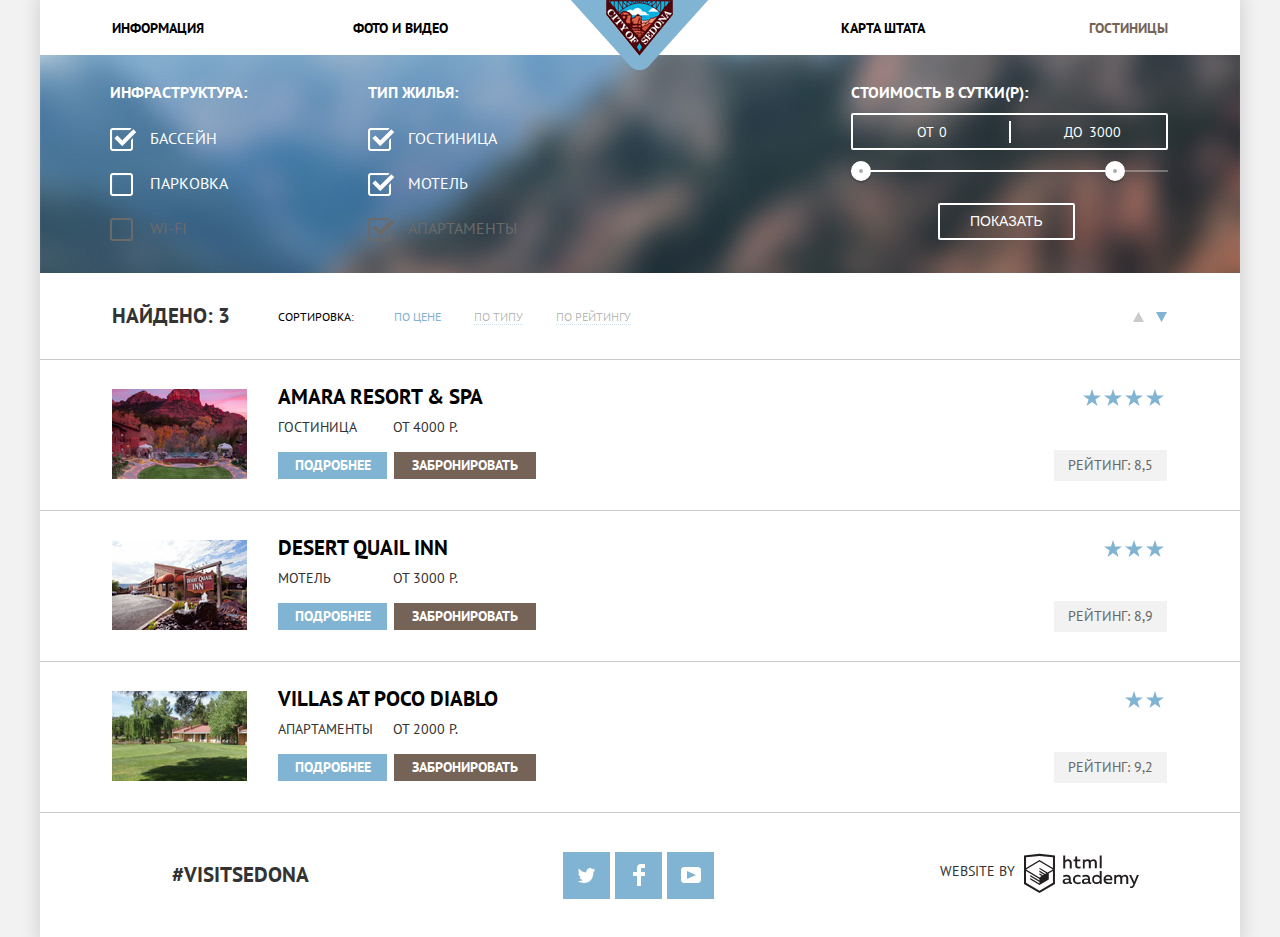
<file: projects/sedona/hotels.html>
<!DOCTYPE html>
<html lang="ru">
<head>
    <meta charset="utf-8">
    <title>Седона</title>
    <link href="https://fonts.googleapis.com/css?family=PT+Sans:400,700&amp;subset=cyrillic" rel="stylesheet">
    <link href="css/normalize.css" rel="stylesheet">
    <link href="css/style-min.css" rel="stylesheet">
</head>
<body>
    <div class="container">
        <header class="main-header">
            <div class="main-header-logo">
                <a href="index.html">
                    <img src="img/logo.png" alt="Седона" width="138" height="70">
                </a>
            </div>
            <nav class="main-navigation">     
                <ul class="site-navigation">
                    <li class="navigation-item">
                        <a class="navigation-link" href="index.html">Информация</a>
                    </li>
                    <li class="navigation-item before-logo">
                        <a class="navigation-link" href="media.html">Фото и видео</a>
                    </li>
                    <li class="navigation-item after-logo">
                        <a class="navigation-link" href="map.html">Карта штата</a>
                    </li>
                    <li class="navigation-item last-link">
                        <a class="navigation-link  navigation-current-link" href="#">Гостиницы</a>
                    </li>
                </ul>
            </nav>
        </header>

        <main class="main-wrapper">
            <h1 class="visually-hidden">Гостиницы</h1>
            <section class="filters">
                <h2 class="visually-hidden">Фильтр гостиниц</h2>
                <form class="filter-form" action="https://echo.htmlacademy.ru" method="post">
                    <div class="infrastructure-filter">
                        <h3 class="filter-title">Инфраструктура:</h3>
                        <ul class="filter-list">
                            <li class="filter-option">
                                <input id="filter-pool" type="checkbox" class="visually-hidden filter-input filter-input-checkbox" name="pool" checked>
                                <label for="filter-pool">Бассейн</label>
                            </li>
                            <li class="filter-option">
                                <input id="filter-parking" type="checkbox" class="visually-hidden filter-input filter-input-checkbox" name="parking">
                                <label for="filter-parking">Парковка</label>
                            </li>
                            <li class="filter-option">
                                <input id="filter-wifi" type="checkbox" class="visually-hidden filter-input filter-input-checkbox" name="wifi" disabled>
                                <label for="filter-wifi">Wi-Fi</label>
                            </li>
                        </ul>
                    </div>

                    <div class="apartment-filter">
                        <h3 class="filter-title">Тип жилья:</h3>
                        <ul class="filter-list">
                            <li class="filter-option">
                                <input id="filter-hotel" type="checkbox" class="visually-hidden filter-input filter-input-checkbox" name="hotel" checked>
                                <label for="filter-hotel">Гостиница</label>
                            </li>
                            <li class="filter-option">
                                <input id="filter-motel" type="checkbox" class="visually-hidden filter-input filter-input-checkbox" name="motel" checked>
                                <label for="filter-motel">Мотель</label>
                            </li>
                            <li class="filter-option">
                                <input id="filter-apartments" type="checkbox" class="visually-hidden filter-input filter-input-checkbox" name="apartments" disabled checked>
                                <label for="filter-apartments">Апартаменты</label>
                            </li>
                        </ul>
                    </div>

                    <div class="cost-filter">
                        <h3 class="filter-title">Стоимость в сутки(Р):</h3>
                        <div class="price-controls">
                            <label class="min-price">от 
                                <input type="text" name="min-price" class="input-filter-price" placeholder="0" value="">
                            </label>
                            <label class="max-price">до 
                                <input type="text" name="max-price" class="input-filter-price" placeholder="3000" value="">
                            </label>
                        </div>
                        <div class="range-controls">
                            <div class="scale">
                                <div class="bar"></div>
                            </div>
                            <div class="range-toggle range-toggle-min"></div>
                            <div class="range-toggle range-toggle-max"></div>
                        </div>
                        <button class="filter-button" type="submit">Показать</button>
                    </div>
                </form>
            </section>

            <section class="sorting">
                <h2 class="sorting-results-title">Найдено: 3</h2>
                <p class="sorting-title">Сортировка:</p>
                <ul class="sorting-list">
                    <li class="sorting-list-item">
                        <a class="sorting-item sorting-list-active" href="#">по цене</a>
                    </li>
                    <li class="sorting-list-item">
                        <a class="sorting-item" href="#">по типу</a>
                    </li>
                    <li class="sorting-list-item">
                        <a class="sorting-item" href="#">по рейтингу</a>
                    </li>
                </ul>
                <ul class="catalog-sorting">
                    <li class="catalog-list-item">
                        <a class="catalog-sorting-item sorting-up" href="#">по возрастанию</a>
                    </li>
                    <li class="catalog-list-item">
                        <a class="catalog-sorting-item sorting-down catalog-sorting-active" href="#">по убыванию</a>
                    </li>
                </ul>
            </section>

            <section class="catalog">
                <h2 class="visually-hidden">Список отелей</h2>
                <div class="hotels-list">
                    <div class="hotel-item">
                        <div class="hotel-image-wrapper">
                            <img class="hotel-image" src="img/hotel-1.jpg" alt="Amara resort and spa" width="135" height="90">
                        </div>
                        <div class="hotel-description-wrapper">
                            <a class="hotel-name" href="#">Amara Resort &amp; Spa</a>
                            <div class="hotel-text">
                                <div class="hotel-type">Гостиница</div>
                                <div class="hotel-price">от 4000 р.</div>
                            </div>
                            <div class="hotel-buttons">
                                <a href="#" class="btn btn-more-info">Подробнее</a>
                                <a href="#" class="btn btn-get-book">Забронировать</a>
                            </div>
                        </div>
                        <div class="hotel-rating-wrapper">
                            <div class="rating-stars">
                                <span class="star">1</span>
                                <span class="star">2</span>
                                <span class="star">3</span>
                                <span class="star">4</span>
                            </div>
                            <div class="rating-text">Рейтинг:&nbsp;8,5</div>
                        </div>
                    </div>

                    <div class="hotel-item">
                        <div class="hotel-image-wrapper">
                            <img class="hotel-image" src="img/hotel-2.jpg" alt="Desert Quail Inn" width="135" height="90">
                        </div>
                        <div class="hotel-description-wrapper">
                            <a class="hotel-name" href="#">Desert Quail Inn</a>
                            <div class="hotel-text">
                                <div class="hotel-type">Мотель</div>
                                <div class="hotel-price">от 3000 р.</div>
                            </div>
                            <div class="hotel-buttons">
                                <a href="#" class="btn btn-more-info">Подробнее</a>
                                <a href="#" class="btn btn-get-book">Забронировать</a>
                            </div>
                        </div>
                        <div class="hotel-rating-wrapper">
                            <div class="rating-stars">
                                <span class="star">1</span>
                                <span class="star">2</span>
                                <span class="star">3</span>
                            </div>
                            <div class="rating-text">Рейтинг:&nbsp;8,9</div>
                        </div>
                    </div>

                    <div class="hotel-item">
                        <div class="hotel-image-wrapper">
                            <img class="hotel-image" src="img/hotel-3.jpg" alt="Villas at Poco Diablo" width="135" height="91">
                        </div>
                        <div class="hotel-description-wrapper">
                            <a class="hotel-name" href="#">Villas at Poco Diablo</a>
                            <div class="hotel-text">
                                <div class="hotel-type">Апартаменты</div>
                                <div class="hotel-price">от 2000 р.</div>
                            </div>
                            <div class="hotel-buttons">
                                <a href="#" class="btn btn-more-info">Подробнее</a>
                                <a href="#" class="btn btn-get-book">Забронировать</a>
                            </div>
                        </div>
                        <div class="hotel-rating-wrapper">
                            <div class="rating-stars">
                                <span class="star">1</span>
                                <span class="star">2</span>
                            </div>
                            <div class="rating-text">Рейтинг:&nbsp;9,2</div>
                        </div>
                    </div>
                </div>
            </section>
        </main>

        <footer class="main-footer hotel-footer">
            <div class="footer-hashtag">
                #VisitSedona
            </div>
            <div class="footer-social">
                <a class="social-btn social-btn-twitter" href="#">Twitter</a>
                <a class="social-btn social-btn-facebook" href="#">Facebook</a>
                <a class="social-btn social-btn-youtube" href="#">Youtube</a>
            </div>
            <div class="footer-copyright">
                <span class="copyright">Website by</span>
                <a href="https://htmlacademy.ru/intensive/htmlcss">
                    <svg id="Layer_1" class="footer-logo" data-name="Layer 1" xmlns="http://www.w3.org/2000/svg" viewBox="0 0 108.08 36.85"><title>logo-htmlacademy-small1</title><path d="M44.61,26.88a2,2,0,0,0,.55-0.1v1.33a3.25,3.25,0,0,1-1.18.21,1.67,1.67,0,0,1-1.67-1,4.84,4.84,0,0,1-3.14,1.08c-1.51,0-2.91-.83-2.91-2.55,0-2.13,2-2.79,3.71-2.79a11.08,11.08,0,0,1,2.17.25v-0.3c0-1-.76-1.77-2.19-1.77a7.42,7.42,0,0,0-3,.64v-1.7a10.21,10.21,0,0,1,3.19-.55c2.36,0,3.81,1.12,3.81,3.65v3a0.54,0.54,0,0,0,.49.59h0.17Zm-6.44-1.13A1.35,1.35,0,0,0,39.63,27h0.11a3.39,3.39,0,0,0,2.41-1V24.58a9.72,9.72,0,0,0-1.81-.21c-1,0-2.16.33-2.16,1.38h0Zm12.36-6.11a5,5,0,0,1,2.57.64V22a4.08,4.08,0,0,0-2.3-.7,2.75,2.75,0,1,0,0,5.49,5,5,0,0,0,2.43-.64v1.71a6.27,6.27,0,0,1-2.76.57A4.21,4.21,0,0,1,46,24.51q0-.21,0-0.41a4.32,4.32,0,0,1,4.18-4.46h0.38Zm12.17,7.24a2,2,0,0,0,.55-0.1v1.33a3.25,3.25,0,0,1-1.18.21,1.67,1.67,0,0,1-1.67-1,4.84,4.84,0,0,1-3.14,1.08c-1.51,0-2.91-.83-2.91-2.55,0-2.13,2-2.79,3.71-2.79a11.08,11.08,0,0,1,2.17.25v-0.3c0-1-.76-1.77-2.19-1.77a7.42,7.42,0,0,0-3,.64v-1.7a10.21,10.21,0,0,1,3.19-.55c2.36,0,3.81,1.12,3.81,3.65v3a0.54,0.54,0,0,0,.49.59h0.17Zm-6.44-1.13A1.35,1.35,0,0,0,57.73,27h0.11a3.39,3.39,0,0,0,2.41-1V24.58a9.72,9.72,0,0,0-1.81-.21c-1.06,0-2.16.33-2.16,1.38h0ZM73,16V28.2H71.35V26.88a3.88,3.88,0,0,1-3.19,1.54,4.4,4.4,0,0,1,0-8.78,3.81,3.81,0,0,1,3,1.3V16H73Zm-4.53,5.22a2.76,2.76,0,1,0,0,5.52A2.86,2.86,0,0,0,71.15,25V23A2.91,2.91,0,0,0,68.49,21.27ZM79,19.64c3.31,0,4.46,2.68,3.92,5.09H76.7c0.21,1.5,1.67,2.11,3.19,2.11a6.11,6.11,0,0,0,2.64-.59v1.6a7.14,7.14,0,0,1-3,.57C77,28.42,74.78,27,74.78,24a4.18,4.18,0,0,1,4-4.39H79Zm0.09,1.54a2.28,2.28,0,0,0-2.44,2.1v0.06H81.3A2,2,0,0,0,79.13,21.18Zm5.73,7V19.87h1.65v1a3.81,3.81,0,0,1,2.78-1.27A2.86,2.86,0,0,1,91.89,21a4.12,4.12,0,0,1,2.91-1.33A3.06,3.06,0,0,1,98,23V28.2h-1.9V23.05a1.59,1.59,0,0,0-1.42-1.75H94.42a2.8,2.8,0,0,0-2.07,1.12V28.2h-1.9V23.05A1.59,1.59,0,0,0,89,21.31H88.8a3,3,0,0,0-2.21,1.29v5.63H84.86Zm21.31-8.33h1.9l-3.91,9.46c-0.9,2.17-2.09,2.86-3.35,2.86a4.76,4.76,0,0,1-1.1-.14V30.46a2.86,2.86,0,0,0,.85.12c0.9,0,1.58-.64,2.07-1.9l0.17-.42-4-8.4h2l2.86,6.29ZM38.73,1.46V6.22a3.81,3.81,0,0,1,2.7-1.14,3.25,3.25,0,0,1,3.44,3.4v5.15H43V8.72a1.81,1.81,0,0,0-1.61-2h-0.3a2.93,2.93,0,0,0-2.32,1.39v5.52h-1.9V1.46h1.9ZM49.94,2.31v3h3V6.91h-3v3.81c0,1.1.5,1.46,1.58,1.46a4.49,4.49,0,0,0,1.69-.33v1.6A6.8,6.8,0,0,1,51,13.8a2.55,2.55,0,0,1-2.86-2.74V6.89H46.58V5.26h1.5V2.74Zm5.4,11.31V5.28H57v1A3.81,3.81,0,0,1,59.77,5a2.86,2.86,0,0,1,2.6,1.33A4.12,4.12,0,0,1,65.28,5,3.06,3.06,0,0,1,68.44,8.4v5.21h-1.9V8.46a1.59,1.59,0,0,0-1.42-1.75H64.89a2.8,2.8,0,0,0-2.07,1.12v5.78h-1.9V8.46A1.59,1.59,0,0,0,59.5,6.71H59.27A3,3,0,0,0,57.06,8v5.63H55.34ZM71.17,1.45H73V13.6H71.17V1.45ZM14.71,0H14.55L0,1.54V28.21l14.55,8.66,14.55-8.66V1.54Zm12.5,27.1L14.55,34.64,1.9,27.12V16.18l12.59,7.5V25L5.86,19.9v1.31l8.68,5.21v1.39L5.87,22.65V24l8.68,5.21,8.75-5.24V18.31L27.2,16V27.12Zm0-12.53-3.48,2-1.6,1L14.51,13v1.31L21,18.23H21l-0.14.09-1,.54-5.37-3.2V17l4.24,2.52-1,.67-3.2-1.9v1.31l2.1,1.24L14.5,22.1,2,14.65,14.51,7.11Zm0-1.32L14.49,5.76,1.91,13.25v-10L14.56,1.92,27.21,3.25v10h0Z" transform="translate(0 -0.02)"/></svg>
                </a>
            </div>
        </footer>
    </div>
</body>
</html>
</file>
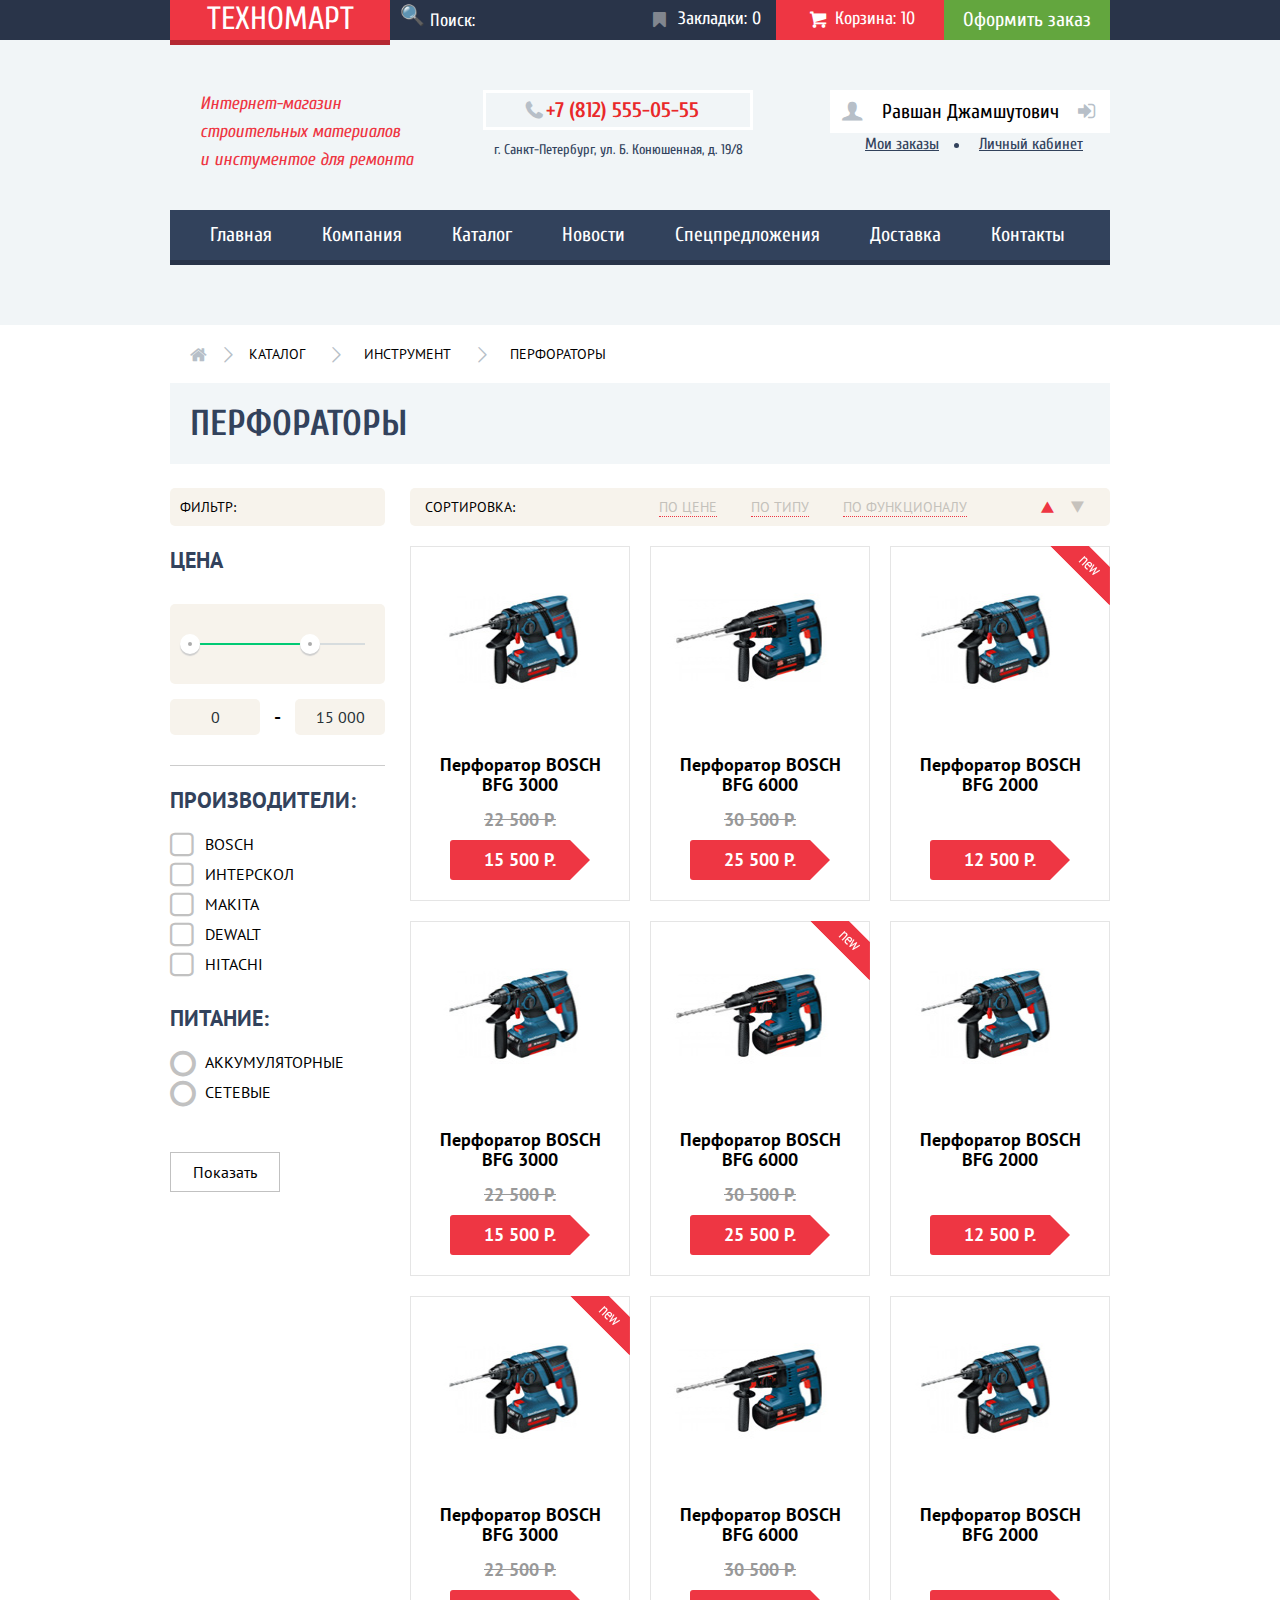
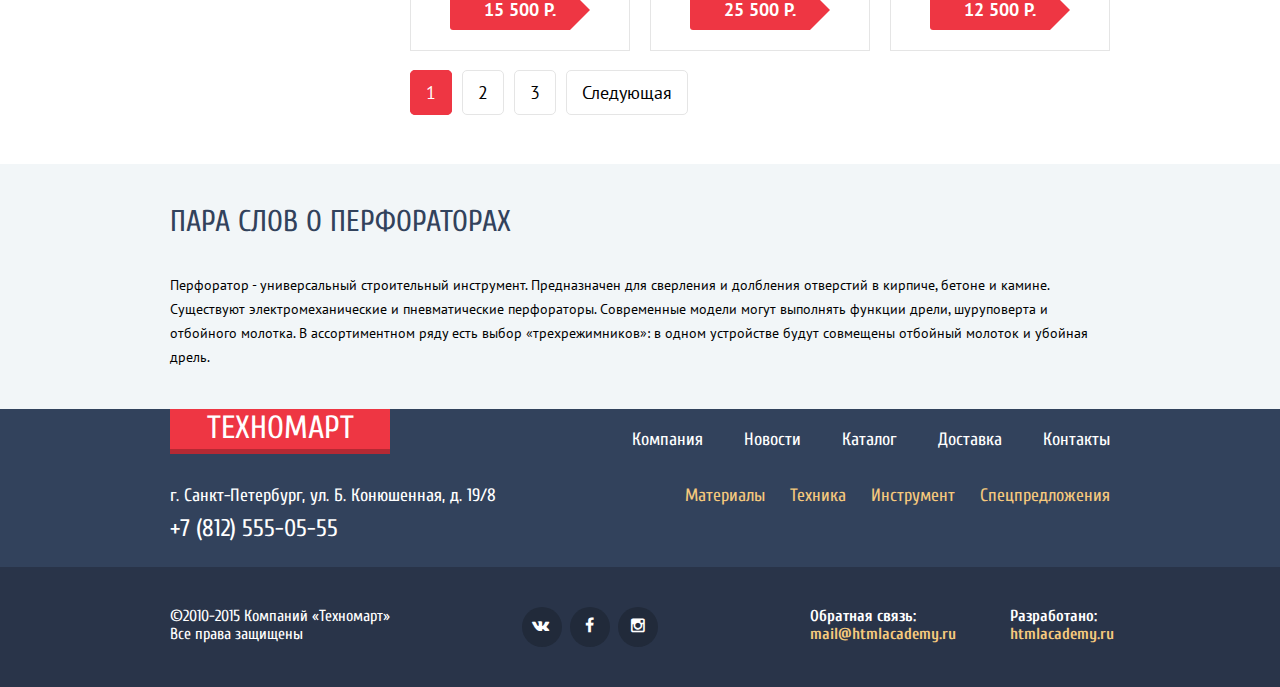
<file: projects/tehnomart/catalog.html>
<!DOCTYPE html>
<html>
<head>
	<meta charset="utf-8">
	<title>Интернет-магазин "Техномарт"</title>
	<link href='http://fonts.googleapis.com/css?family=Cuprum:400,700,400italic,700italic' rel='stylesheet' type='text/css'>
	<link href='http://fonts.googleapis.com/css?family=PT+Sans:400,700,400italic,700italic&subset=cyrillic,latin' rel='stylesheet' type='text/css'>
	<link rel="stylesheet" type="text/css" href="css/style.css" >
	<link rel="stylesheet" type="text/css" href="css/normalize.css">
</head>
<body>
	<header class="main-header clearfix">
		<div class="main-top-navigation">
			<div class="container">
				<a class="logo" href="index.html">Техномарт</a>
				<div class="search clearfix">
					<span class="title-search"></span>
					<input type="text" placeholder="Поиск:">
				</div>
				<div class="bookmark clearfix">
					<span class="bookmarks">Закладки:&nbsp;0</span>
				</div>
				<div class="basket-active clearfix">
					<span class="baskets">Корзина:&nbsp;10</span>
				</div>
				<a href="#" class="issue-order">Оформить заказ</a>
			</div>
		</div>

		<div class="info-container">
			<div class="container">
				<div class="heading-information clearfix">
					<p class="about-co">Интернет-магазин <br/>
					строительных материалов <br/>и инстументое для ремонта</p>
					<div class="contacts">
						<h3>+7&nbsp;(812)&nbsp;555-05-55</h3>
						<p class="address">г. Санкт-Петербург, ул. Б. Конюшенная, д. 19/8</p>
					</div>
					<div class="come-in">
						<a href="#" class="person">
							Равшан Джамшутович
						</a>
						<a href="#" class="orders">Мои заказы</a>
						<a href="#" class="cabinet">Личный кабинет</a>
					</div>
				</div>
			<nav class="main-navigation">
				<ul class="main-nav clearfix">
					<li><a href="index.html">Главная</a></li>
					<li><a href="#">Компания</a></li>
					<li><a href="catalog.html">Каталог</a></li>
					<li><a href="#">Новости</a></li>
					<li><a href="#">Спецпредложения</a></li>
					<li><a href="#">Доставка</a></li>
					<li><a href="#">Контакты</a></li>
				</ul>
			</nav>
		</div>			
	</div>
</header>

<div class="catalog-container">
	<div class="container">
	<div class="perforator-catalog clearfix">
		<ul class="breadcrumbs">
			<li><a href="index.html" class="to-home"></a></li>
			<li><a href="catalog.html">Каталог</a></li>
			<li><a href="#">Инструмент</a></li>
			<li><a href="#">Перфораторы</a></li>
		</ul>
		<h1>Перфораторы</h1>
		
		<div class="left-col clearfix">
			<p class="filter">Фильтр:</p>
			<div class="price-range">
    			<h3>Цена</h3>
    			<div class="range-filter">
            		<div class="range-controls">
                		<div class="scale">
                			<div style="width:70%;" class="bar"></div>
                		</div>
                		<div class="toggle min-toggle"></div>
                		<div class="toggle max-toggle"></div>
            		</div>
            		<div class="price-controls">
                		<input class="min-price" type="text" value="0">
                		<b>-</b>
                		<input class="max-price" type="text" value="15 000">
            		</div>
        		</div>
    		</div>
    		<form action="/echo" method="post">
    			<h3>Производители:</h3>
    			<p><input type="checkbox" id="check1"/><label for="check1">Bosch</label></p>
    			<p><input type="checkbox" id="check2"/><label for="check2">Интерскол</label></p>
    			<p><input type="checkbox" id="check3"/><label for="check3">Makita</label></p>
    			<p><input type="checkbox" id="check4"/><label for="check4">Dewalt</label></p>
    			<p><input type="checkbox" id="check5"/><label for="check5">Hitachi</label></p>

    			<h3>Питание:</h3>
    			<p><input type="radio" id="radio1" name="rad1"/><label for="radio1">Аккумуляторные</label></p>
    			<p><input type="radio" id="radio2" name="rad1"/><label for="radio2">Сетевые</label></p>
    			<input type="button" value="Показать"/>
    		</form>
		</div>
		
		<div class="right-col clearfix">
				<div class="filters clearfix">
					<p>Сортировка:</p>
						<a href="#" class="by-price active">по цене</a>
						<a href="#" class="by-type">по типу</a>
						<a href="#" class="by-func">по функционалу</a>
						<div class="filter-btns">
							<a href="#" class="f-btn-up active"></a>
							<a href="#" class="f-btn-down"></a>
						</div>
				</div>

				<div class="catalog-items clearfix">
					<div class="catalog-item">
	                	<div class="actions">
	                    	<a href="#" class="btn buy">Купить</a>
	                    	<a href="#" class="btn bookmark">В закладки</a>
	                	</div>
	                	<div class="image">
	                		<img src="img/bosch-bfg3000.jpg" width="220" height="119" alt="bosch-bfg3000">
	                	</div>
	                	<p class="title">Перфоратор BOSCH BFG 3000</p>
	                	<div class="discount">22 500 Р.</div>
	                	<div class="price">15 500 Р.</div>
            		</div>
            		<div class="catalog-item">
	                	<div class="actions">
	                    	<a href="#" class="btn buy">Купить</a>
	                    	<a href="#" class="btn bookmark">В закладки</a>
	                	</div>
	                	<div class="image">
	                		<img src="img/bosch-bfg6000.jpg" width="220" height="119" alt="bosch-bfg6000">
	                	</div>
	                	<p class="title">Перфоратор BOSCH BFG 6000</p>
	                	<div class="discount">30 500 Р.</div>
	                	<div class="price">25 500 Р.</div>
            		</div>
					<div class="catalog-item">
						<div class="flag flag-new">новинка</div>
	                	<div class="actions">
	                    	<a href="#" class="btn buy">Купить</a>
	                    	<a href="#" class="btn bookmark">В закладки</a>
	                	</div>
	                	<div class="image">
	                		<img src="img/bosch-bfg2000.jpg" width="220" height="119" alt="bosch-bfg2000">
	                	</div>
	                	<p class="title">Перфоратор BOSCH BFG 2000</p>
	                	<div class="discount"></div>
	                	<div class="price">12 500 Р.</div>
            		</div>

            		<div class="catalog-item">
	                	<div class="actions">
	                    	<a href="#" class="btn buy">Купить</a>
	                    	<a href="#" class="btn bookmark">В закладки</a>
	                	</div>
	                	<div class="image">
	                		<img src="img/bosch-bfg3000.jpg" width="220" height="119" alt="bosch-bfg3000">
	                	</div>
	                	<p class="title">Перфоратор BOSCH BFG 3000</p>
	                	<div class="discount">22 500 Р.</div>
	                	<div class="price">15 500 Р.</div>
            		</div>
            		<div class="catalog-item">
            			<div class="flag flag-new">новинка</div>
	                	<div class="actions">
	                    	<a href="#" class="btn buy">Купить</a>
	                    	<a href="#" class="btn bookmark">В закладки</a>
	                	</div>
	                	<div class="image">
	                		<img src="img/bosch-bfg6000.jpg" width="220" height="119" alt="bosch-bfg6000">
	                	</div>
	                	<p class="title">Перфоратор BOSCH BFG 6000</p>
	                	<div class="discount">30 500 Р.</div>
	                	<div class="price">25 500 Р.</div>
            		</div>
					<div class="catalog-item">
	                	<div class="actions">
	                    	<a href="#" class="btn buy">Купить</a>
	                    	<a href="#" class="btn bookmark">В закладки</a>
	                	</div>
	                	<div class="image">
	                		<img src="img/bosch-bfg2000.jpg" width="220" height="119" alt="bosch-bfg2000">
	                	</div>
	                	<p class="title">Перфоратор BOSCH BFG 2000</p>
	                	<div class="discount"></div>
	                	<div class="price">12 500 Р.</div>
            		</div>

            		<div class="catalog-item">
            			<div class="flag flag-new">новинка</div>
	                	<div class="actions">
	                    	<a href="#" class="btn buy">Купить</a>
	                    	<a href="#" class="btn bookmark">В закладки</a>
	                	</div>
	                	<div class="image">
	                		<img src="img/bosch-bfg3000.jpg" width="220" height="119" alt="bosch-bfg3000">
	                	</div>
	                	<p class="title">Перфоратор BOSCH BFG 3000</p>
	                	<div class="discount">22 500 Р.</div>
	                	<div class="price">15 500 Р.</div>
            		</div>
            		<div class="catalog-item">
	                	<div class="actions">
	                    	<a href="#" class="btn buy">Купить</a>
	                    	<a href="#" class="btn bookmark">В закладки</a>
	                	</div>
	                	<div class="image">
	                		<img src="img/bosch-bfg6000.jpg" width="220" height="119" alt="bosch-bfg6000">
	                	</div>
	                	<p class="title">Перфоратор BOSCH BFG 6000</p>
	                	<div class="discount">30 500 Р.</div>
	                	<div class="price">25 500 Р.</div>
            		</div>
					<div class="catalog-item">
	                	<div class="actions">
	                    	<a href="#" class="btn buy">Купить</a>
	                    	<a href="#" class="btn bookmark">В закладки</a>
	                	</div>
	                	<div class="image">
	                		<img src="img/bosch-bfg2000.jpg" width="220" height="119" alt="bosch-bfg2000">
	                	</div>
	                	<p class="title">Перфоратор BOSCH BFG 2000</p>
	                	<div class="discount"></div>
	                	<div class="price">12 500 Р.</div>
            		</div>
				</div>
			<div class="nav-btns clearfix">
		        <a href="#1"  class="active">1</a>
		        <a href="#2">2</a>
		        <a href="#3">3</a>
		        <a href="#next">Следующая</a>
			</div>
		</div>
	</div>
	</div>

	<div class="about-page-content clearfix">
            <div class="container">
                <h2>Пара слов о перфораторах</h2>
                    <p>Перфоратор - универсальный строительный инструмент. Предназначен для сверления и долбления  отверстий в кирпиче, бетоне и камине.</p>
                    <p>Существуют электромеханические  и пневматические  перфораторы. Современные  модели  могут выполнять функции  дрели, шуруповерта и отбойного молотка. В ассортиментном ряду есть выбор &laquo;трехрежимников&raquo;: в одном устройстве будут совмещены отбойный молоток и убойная дрель.</p>
            </div>
        </div>
		
	</div>

	<footer class="main-footer">
		<div class="container">
			<div class="footer-container clearfix">
				<div class="bottom-nav">
					<a class="logo" href="#">Техномарт</a>
					<p class="address">г. Санкт-Петербург, ул. Б. Конюшенная, д. 19/8<br/>
					<span class="phone">+7 (812) 555-05-55</span></p>
				</div>
		      	<div class="additional-nav">
					<nav class="bottom-navigation">
						<ul>
							<li><a href="#">Компания</a></li>
							<li><a href="#">Новости</a></li>
							<li><a href="#">Каталог</a></li>
							<li><a href="#">Доставка</a></li>
							<li><a href="#">Контакты</a></li>
						</ul>
					</nav>
		      		<nav class="additional-navigation">
						<ul>
							<li><a href="#">Материалы</a></li>
							<li><a href="#">Техника</a></li>
							<li><a href="#">Инструмент</a></li>
							<li><a href="#">Спецпредложения</a></li>
						</ul>
					</nav>
				</div>
	      	</div>
	      </div>

		<div class="bottom-footer clearfix">
		    <div class="container clearfix">
		    	<p class="copy">
		    		&copy;2010-2015 Компаний «Техномарт»<br/>
		    		Все права защищены
		    	</p>
					
			     <div class="footer-social">
			        <a href="#" class="social-btn btn-vk"></a>
			        <a href="#" class="social-btn btn-fb"></a>
			        <a href="#" class="social-btn btn-in"></a>
			     </div>
			     
			     <div class="footer-mail">
			        <p>Обратная связь:</p>
			        <a href="#">mail@htmlacademy.ru</a>
			     </div>
			     <div class="footer-copyright">
			        <p>Разработано:</p>
			        <a href="#">htmlacademy.ru</a>
			     </div>
		     </div> 
		</div>
    </footer>
</body>
</html>
</file>
<file: css/style.css>
body {
	background-color: #fff;
	font-family: "Helvetica Neue", Arial, sans-serif;
	font-size: 14px;
	font-weight: 400;
	line-height: 16px;
	color: #212529;
}

.header-block {
	padding-top: 20px;
	padding-bottom: 30px;
}

.header-title {
	text-align: center;
	font-family: "Playfair Display";
}

.header-intro {
	font-size: 18px;
	line-height: 26px;
	padding-top: 30px;
	padding-bottom: 30px;
}

.main-block .container:first-child{
	margin-bottom: 20px;
}

.footer-title {
	text-align: center;
	font-family: "Playfair Display";
}
</file>
<file: projects/sedona/css/style-min.css>
@keyframes shake{0%,to{transform:translateX(0)}10%,30%,50%,70%,90%{transform:translateX(-10px)}20%,40%,60%,80%{transform:translateX(10px)}}@keyframes bounce{0%{transform:translateY(-2000px)}70%{transform:translateY(30px)}90%{transform:translateY(-10px)}to{transform:translateY(0)}}body,html{min-width:1200px}body{padding:0;margin:0;font-size:14px;line-height:26px;text-transform:uppercase;color:#333;font-weight:400;font-family:'PT Sans','Arial',sans-serif;background-color:#f2f2f2}a{text-decoration:none}img{max-width:100%;height:auto}.visually-hidden:not(:focus):not(:active),input[type=checkbox].visually-hidden,input[type=radio].visually-hidden{position:absolute;width:1px;height:1px;margin:-1px;border:0;padding:0;white-space:nowrap;clip-path:inset(100%);clip:rect(0 0 0 0);overflow:hidden}.container{width:1200px;margin:0 auto;background-color:#fff;box-shadow:0 0 15px 5px rgba(0,0,0,.1)}.btn,.button{font-family:inherit;color:#fff;vertical-align:middle;text-align:center;text-transform:uppercase;border:0}.button{width:100%;padding:16px 0;background-color:#81b3d2;font-size:21px;line-height:26px}.button:hover{background-color:#669ec0}.button:active{background-color:#5496bd;color:rgba(255,255,255,.3)}.btn{font-size:14px;line-height:21px;font-weight:700}.btn-get-book,.btn-more-info{display:inline-block;vertical-align:top;width:109px;padding-top:3px;padding-bottom:3px;text-align:center;background-color:#81b3d2}.btn-more-info:hover{background-color:#669ec0}.btn-more-info:active{color:rgba(255,255,255,.3);background-color:#5496bd}.btn-get-book{width:142px;background-color:#766357}.btn-get-book:hover{background-color:#604e43}.btn-get-book:active{color:rgba(255,255,255,.3);background-color:#503e33}.white-background{background-color:#fff}.form-close{display:none}.form-show{display:block;animation:bounce .6s}.form-error{animation-name:shake;animation-duration:.6s}.main-header{position:relative}.main-header .main-header-logo{position:absolute;z-index:1;right:0;left:0;width:138px;height:70px;margin:0 auto}.main-navigation .site-navigation,.main-navigation li{display:-webkit-box;display:-ms-flexbox;display:-webkit-flex;display:flex}.main-navigation .site-navigation{flex-wrap:wrap;margin:0;padding:0 6%;list-style:none;font-weight:700;line-height:26px}.main-navigation li{width:20%;height:55px;align-items:center;flex-shrink:0}.navigation-item:nth-child(1),.navigation-item:nth-child(2){justify-content:flex-start}.navigation-item:nth-child(3),.navigation-item:nth-child(4){justify-content:flex-end}.navigation-item:nth-child(2){margin-right:20%}.navigation-item:nth-child(2) .navigation-link{padding-left:30px}.navigation-item:nth-child(3) .navigation-link{padding-right:32px}.navigation-link{color:#000;font-weight:700}.navigation-link:focus,.navigation-link:hover{color:#81b3d2}.navigation-link:active{color:rgba(0,0,0,.3)}.navigation-current-link{color:#766357;font-weight:700}.navigation-current-link:active,.navigation-current-link:focus,.navigation-current-link:hover{color:#766357;font-weight:inherit}.promo,.promo:after{width:100%;background-repeat:no-repeat}.promo{display:-webkit-box;display:-ms-flexbox;display:-webkit-flex;display:flex;justify-content:center;align-items:center;background-position:0 -55px;position:relative;background-color:#81b3d2;background-image:url(../img/background-photo.jpg)}.promo:after{position:absolute;content:'';top:451px;left:0;height:59px;background-color:transparent;background-image:url(../img/feature-figure.png)}.promo-title{margin-top:76px;margin-bottom:72px}.features{background-color:#fff}.feature-promo-block{margin:0;padding:40px 0 41px}.feature-promo-text,.feature-promo-title{text-align:center;padding:0 auto}.feature-promo-title{font-size:21px;line-height:26px;margin-bottom:25px;color:#000}.feature-promo-text{font-size:14px;line-height:26px;margin-bottom:10px}.feature-block{display:-webkit-box;display:-ms-flexbox;display:-webkit-flex;display:flex;flex-direction:row;background-color:#fff}.feature-block-reverse{flex-direction:row-reverse}.feature-text-content{display:inline-block;vertical-align:middle;width:304px;padding:48px 48px 43px;text-align:center;color:#fff;background-color:#81b3d2}.feature-title{padding:0;margin:0 0 24px;color:#fff;font-size:21px;line-height:21px}.feature-description,.number-item{font-size:14px;line-height:21px}.number-item{margin-bottom:20px}.number-item:after,.number-item:before{content:"\2014";font-size:18px;padding-left:5px;padding-right:5px}.feature-graphic-content{width:800px;height:256px;background-color:#fff}.features-list-block{background-color:#fff}.features-list{display:-webkit-box;display:-ms-flexbox;display:-webkit-flex;display:flex;list-style:none;margin:0;padding:0 0 18px}.feature-item{width:314px;padding:142px 43px 50px;text-align:center}.features-list .feature-title{color:#000;margin-top:20px}.features-list .feature-text{width:303px;padding:0 5px;line-height:21px}.feature-food,.feature-housing,.feature-souvenirs{background-color:#fff;background-image:url(../img/icon-1.svg);background-repeat:no-repeat;background-position:162px 61px}.feature-food,.feature-souvenirs{background-image:url(../img/icon-3.svg);background-position:158px 64px}.feature-souvenirs{background-image:url(../img/icon-2.svg);background-position:169px 58px}.advantages-list-block{background-color:#eee}.advantages-list{display:-webkit-box;display:-ms-flexbox;display:-webkit-flex;display:flex;margin:0;padding:0 0 17px;list-style:none}.advantage-item{width:314px;padding:27px 43px;text-align:center}.advantage-text,.advantage-title{font-size:21px;line-height:21px}.advantage-text{font-size:14px;padding-top:5px}.advantage-text .area{width:280px;padding-left:0}.advantage-text .road{width:270px;padding-left:0}.booking{position:relative;background-color:#fff;color:#000}.booking-title{margin-top:50px;font-size:30px;line-height:36px;text-align:center}.booking-info{margin-bottom:45px;font-size:14px;line-height:24px;text-align:center}.map{background-color:#fff;position:relative;height:473px}.map-img{width:1200px;height:593px}.map-frame{position:absolute;top:0;left:0;border-width:0}.button-brown{display:block;word-wrap:break-word;width:309px;margin:0 auto;padding:30px 130px;font-size:21px;line-height:26px;font-weight:700;color:#fff;text-align:center;background-color:#766357;cursor:pointer}.button-brown:hover{background-color:#604e43}.button-brown:active{color:rgba(255,255,255,.3);background-color:#503e33}.booking-form-title:hover{background-color:#604e43}.booking-form-title:active{background-color:#503e33;color:rgba(255,255,255,.3)}.booking-form-block{position:absolute;top:240px;left:316px;width:568px;background-color:#fff;box-shadow:0 6px 7px 5px rgba(0,1,1,.2)}.booking-form{margin:55px 56px}.booking-columns,.booking-item{display:-webkit-box;display:-ms-flexbox;display:-webkit-flex;display:flex;justify-content:space-between;align-items:center}.booking-item{position:relative;text-align:left;padding-bottom:32px}.booking-item label{font-weight:700;color:#000}.booking-item input[type=text]{width:345px;height:36px;box-sizing:border-box;margin-right:0;margin-left:15px;padding-right:20px;padding-left:11px;border:0;color:#000;text-transform:uppercase;font-weight:700;font-family:inherit;font-size:14px;line-height:24px;background-color:#f2f2f2}.booking-columns{margin-bottom:23px}.booking-item-column input[type=text]{text-align:center;width:114px;margin-left:25px}.arrival-date-input{position:absolute;top:7px;right:4px;width:25px;height:25px;border:0;cursor:pointer;background-color:transparent;background-image:url(../img/calendar-gray.svg);background-repeat:no-repeat}.arrival-date-input:active,.arrival-date-input:hover{background-color:transparent;background-image:url(../img/calendar.svg);background-repeat:no-repeat}.arrival-date-input:active{background-image:url(../img/calendar-blue.svg)}.arrival-person-wrapper{display:inline-block;height:38px;margin:0;padding:0;vertical-align:middle;border:0;background-color:#f2f2f2}.arrival-person-wrapper input[type=text]{display:inline-block;width:36px;height:36px;margin:0;padding:0;text-align:center;vertical-align:top;-webkit-box-sizing:border-box;-moz-box-sizing:border-box;box-sizing:border-box}.booking-item input[type=text]:hover{background-color:#ebebeb}.booking-item input[type=text]:focus{background-color:#fff;box-shadow:inset 0 0 2px #e5e5e5}.push{font-size:20px;font-weight:700;width:36px;height:36px;color:#a9a9a9;border:0;background-color:transparent}.push:hover{color:#000}.push:active{color:#81b3d2}.field:hover{background-color:#ebebeb}.filters{width:100%;padding-bottom:10px;background-color:#81b3d2;background-image:url(../img/filter-background.jpg);background-repeat:no-repeat;background-position:0 -55px}.filter-form{display:-webkit-box;display:-ms-flexbox;display:-webkit-flex;display:flex;padding-left:70px;padding-right:72px}.apartment-filter,.infrastructure-filter{width:240px;padding:12px 0 0;align-self:flex-start}.apartment-filter{padding:12px 0 0 18px}.cost-filter{width:317px;padding-top:12px;margin-left:auto}.filter-title{margin-top:15px;margin-bottom:25px;color:#fff;font-family:inherit;font-size:16px;line-height:21px;font-weight:700}.filter-list{margin:0;padding:0;list-style:none}.filter-input-checkbox+label{position:relative;display:inline-block;vertical-align:middle;margin-bottom:22px;cursor:pointer}.filter-option label{color:#fff;font-size:16px;line-height:21px;font-weight:400;padding-left:40px;padding-bottom:2px}.filter-input-checkbox+label::before{position:absolute;content:"";top:0;left:0;width:27px;height:23px;background-color:transparent;background-image:url(../img/icon-checkbox-form.png);background-position:-10px -10px;background-repeat:no-repeat}.filter-input-checkbox:checked+label::before{position:absolute;width:27px;height:23px;background-color:transparent;background-image:url(../img/icon-checkbox-form.png);background-position:-96px -10px;background-repeat:no-repeat}.filter-input-checkbox:disabled:checked+label:before{position:absolute;width:27px;height:23px;background-color:transparent;background-image:url(../img/icon-checkbox-form.png);background-position:-143px -10px;background-repeat:no-repeat}.filter-input-checkbox:disabled:checked+label{color:#6a6a6a}.filter-input-checkbox:disabled+label{color:#6a6a6a}.filter-input-checkbox:disabled+label:before{position:absolute;width:23px;height:23px;background-color:transparent;background-image:url(../img/icon-checkbox-form.png);background-position:-53px -10px;background-repeat:no-repeat}.cost-filter .filter-title{margin-bottom:10px}.price-controls{position:relative;height:33px;margin-bottom:20px;font-size:0;border:2px solid #fff;border-radius:2px}.price-controls::after{position:absolute;content:"";top:50%;left:50%;width:2px;height:22px;background:#fff;-webkit-transform:translate(-50%,-50%);-ms-transform:translate(-50%,-50%);transform:translate(-50%,-50%)}.max-price,.min-price{display:inline-block;vertical-align:top;cursor:pointer;width:83px;padding-left:64px;color:#fff;font-size:14px;line-height:35px}.input-filter-price{width:50px;margin:0;font:inherit;background:0 0;border:0;color:#fff;font-size:14px;line-height:21px}.input-filter-price::placeholder{color:#fff;opacity:1}.input-filter-price:-moz-placeholder,.input-filter-price:-ms-input-placeholder,.input-filter-price::-moz-placeholder,.input-filter-price::-webkit-input-placeholder{color:#fff;opacity:1}.range-controls{position:relative;margin-bottom:31px}.range-controls .scale{height:2px;background:rgba(255,255,255,.3)}.range-controls .bar{width:80%;height:2px;background:#fff}.range-toggle{position:absolute;top:-9px;width:4px;height:4px;background:#ababab;border:8px solid #fff;border-radius:50%;box-shadow:0 2px 1px 0 rgba(0,1,1,.2);cursor:pointer}.range-toggle:hover{background:#1c4f80}.range-toggle-min{left:0}.range-toggle-max{left:80%}.filter-button{display:block;margin:0 auto 0 87px;padding:6px 30px;font-size:14px;line-height:21px;color:#fff;text-transform:uppercase;background-color:transparent;border:2px solid #fff;border-radius:2px;cursor:pointer}.filter-button:hover{background-color:#fff;color:#000}.sorting{display:-webkit-box;display:-ms-flexbox;display:-webkit-flex;display:flex;justify-content:flex-start;align-self:flex-start;padding:30px 72px}.sorting-results-title{margin:0;padding:0 48px 0 0}.sorting-title{display:inline-block;vertical-align:middle;padding:5px 0 0;font-family:inherit;font-size:12px;line-height:18px;color:#000;margin:0 40px 0 0}.sorting-list{margin:0;padding:0}.catalog-sorting{padding:0;list-style:none}.sorting-active,.sorting-item{font-size:12px;line-height:14px}.sorting-list{list-style:none}.sorting-list-item{display:inline-flex;padding:0;margin:0 29px 0 0}.sorting-item,.sorting-item:hover{border-bottom:1px dotted rgba(89,150,189,.3)}.sorting-item{color:rgba(0,0,0,.3)}.sorting-item:hover{color:#81b3d2}.sorting-item:active{color:#000;border:0}.sorting-list-active,.sorting-list-active:active,.sorting-list-active:hover{color:#81b3d2;border:0}.catalog .container{display:-webkit-box;display:-ms-flexbox;display:-webkit-flex;display:flex;flex-direction:column}.catalog-list-item{display:inline-block;vertical-align:middle;padding:0;margin:0}.catalog-sorting{margin:0 0 0 auto;font-size:0}.catalog-sorting-active,.sorting-down,.sorting-up{position:relative}.catalog-sorting-active::before,.sorting-down::before,.sorting-up::before{position:absolute;content:"";width:11px;height:10px}.sorting-up::before{top:-4px;right:24px;background-image:url(../img/icon-up-dir-normal.svg);background-repeat:no-repeat}.sorting-up:hover::before{background-image:url(../img/icon-up-dir-hover.svg);background-repeat:no-repeat}.sorting-down::before,.sorting-up:active::before{background-image:url(../img/icon-up-dir-active.svg);background-repeat:no-repeat}.sorting-down::before{top:-4px;right:1px;background-image:url(../img/icon-down-dir-normal.svg)}.sorting-down:hover::before{background-image:url(../img/icon-down-dir-hover.svg);background-repeat:no-repeat}.catalog-sorting-active::before,.catalog-sorting-active:active::before,.catalog-sorting-active:hover::before,.sorting-down:active::before{background-image:url(../img/icon-down-dir-active.svg);background-repeat:no-repeat}.hotel-item,.hotel-list{display:-webkit-box;display:-ms-flexbox;display:-webkit-flex;display:flex}.hotel-list{margin:0;padding:0}.hotel-item{align-items:flex-start;justify-content:flex-start;padding:29px 73px 28px 72px;border-top:1px solid #cacaca}.hotel-image-wrapper{overflow:hidden;width:135px;height:90px;margin-right:31px}.hotel-image{width:100%;align-self:center}.hotel-description-wrapper{position:relative;top:-3px;left:0;width:259px}.hotel-title{margin:0 0 7px;padding:0}.hotel-name{color:#000;font-size:21px;line-height:18px;font-weight:700}.hotel-name:hover{color:#81b3d2}.hotel-name:active{color:rgba(0,0,0,.3)}.hotel-text{display:-webkit-box;display:-ms-flexbox;display:-webkit-flex;display:flex;flex-direction:row;justify-content:flex-start;width:100%;margin-top:2px;margin-bottom:12px}.hotel-price,.hotel-type{padding:0;font-size:14px}.hotel-price{margin:0}.hotel-type{width:110px;margin:0 5px 0 0}.hotel-price{width:142px}.hotel-buttons .btn-more-info{margin-right:3px}.hotel-rating-wrapper{display:-webkit-box;display:-ms-flexbox;display:-webkit-flex;display:flex;flex-direction:column;margin-left:auto;align-items:flex-end}.rating-stars{font-size:0;margin-bottom:35px}.rating-text,.star{display:inline-block}.star{width:20px;height:17px;padding-right:1px;background-image:url(../img/star.svg);background-repeat:no-repeat;vertical-align:baseline}.rating-text{vertical-align:middle;word-wrap:break-word;margin:0;padding:5px 14px;font-family:inherit;font-size:14px;line-height:21px;background-color:#f2f2f2;color:#666;text-align:center;text-transform:uppercase;border:0}.main-footer{position:relative;top:0;left:0;display:-webkit-box;display:-ms-flexbox;display:-webkit-flex;display:flex;flex-direction:row;justify-content:space-between;align-items:center;padding-top:35px;padding-bottom:35px;background-color:rgba(255,255,255,.9)}.hotel-footer{border-top:1px solid #cacaca;background-color:#fff}.footer-hashtag{display:inline-block;font-size:21px;line-height:46px;font-weight:700;vertical-align:middle;width:140px;margin:0;padding-left:132px}.footer-social{display:-webkit-box;display:-ms-flexbox;display:-webkit-flex;display:flex;justify-content:space-between;padding:0;margin:0 0 0 30px;list-style:none;font-weight:700}.social-btn{font-size:0;display:inline-block;vertical-align:top;width:47px;height:47px;margin-right:5px;color:#fff;background-color:#81b3d2}.social-btn-facebook,.social-btn-twitter,.social-btn-youtube{background-image:url(../img/twitter-icon.svg);background-position:center center;background-repeat:no-repeat}.social-btn-facebook,.social-btn-youtube{background-image:url(../img/facebook-icon.svg)}.social-btn-youtube{background-image:url(../img/youtube-icon.svg)}.social-btn-facebook:active,.social-btn-twitter:active,.social-btn-youtube:active{background-image:linear-gradient(rgba(84,150,189,.7),rgba(84,150,189,.7)),url(../img/twitter-icon.svg);background-position:center center;background-repeat:no-repeat}.social-btn-facebook:active,.social-btn-youtube:active{background-image:linear-gradient(rgba(84,150,189,.7),rgba(84,150,189,.7)),url(../img/facebook-icon.svg)}.social-btn-youtube:active{background-image:linear-gradient(rgba(84,150,189,.7),rgba(84,150,189,.7)),url(../img/youtube-icon.svg)}.social-btn:hover{background-color:#669ec0}.social-btn:active{background-color:#5496bd}.footer-copyright{width:200px;margin:5px 100px 0 0}.footer-logo{fill:#231f20;width:115px;height:41px;margin-left:5px}.footer-logo:hover{fill:#81b3d2}.footer-logo:active{fill:#bdbbbc}.copyright{font-size:14px;line-height:36px;vertical-align:top}
</file>
<file: projects/tehnomart/css/style.css>
@charset "UTF-8";

 @font-face {
  font-family: 'symbols-technomart';
  src: url('../font/symbols-technomart.eot?22619757');
  src: url('../font/symbols-technomart.eot?22619757#iefix') format('embedded-opentype'),
       url('../font/symbols-technomart.woff?22619757') format('woff'),
       url('../font/symbols-technomart.ttf?22619757') format('truetype'),
       url('../font/symbols-technomart.svg?22619757#symbols-technomart') format('svg');
  font-weight: normal;
  font-style: normal;
}
/* Chrome hack: SVG is rendered more smooth in Windozze. 100% magic, uncomment if you need it. */
/* Note, that will break hinting! In other OS-es font will be not as sharp as it could be */
/*
@media screen and (-webkit-min-device-pixel-ratio:0) {
  @font-face {
    font-family: 'symbols-technomart';
    src: url('../font/symbols-technomart.svg?22619757#symbols-technomart') format('svg');
  }
}
*/
 
 [class^="icon-"]:before, [class*=" icon-"]:before {
  font-family: "symbols-technomart";
  font-style: normal;
  font-weight: normal;
  speak: none;
 
  display: inline-block;
  text-decoration: inherit;
  width: 2em;
  margin-right: .2em;
  text-align: center;
  font-variant: normal;
  text-transform: none;
  line-height: 1em;

}
 
.icon-left:before { content: '\3c'; } /* '&lt;' */
.icon-right:before { content: '\3e'; } /* '&gt;' */
.icon-basket:before { content: '\62'; } /* 'b' */
.icon-facebook:before { content: '\66'; } /* 'f' */
.icon-twitter:before { content: '\74'; } /* 't' */
.icon-vk:before { content: '\76'; } /* 'v' */
.icon-up:before { content: '\2c4'; } /* '˄' */
.icon-down:before { content: '\2c5'; } /* '˅' */
.icon-left-big:before { content: '\2190'; } /* '←' */
.icon-right-big:before { content: '\2192'; } /* '→' */
.icon-login:before { content: '\2386'; } /* '⎆' */
.icon-logout:before { content: '\241b'; } /* '␛' */
.icon-up-dir:before { content: '\25b2'; } /* '▲' */
.icon-down-dir:before { content: '\25bc'; } /* '▼' */
.icon-circle:before { content: '\25cb'; } /* '○' */
.icon-circle-dot:before { content: '\25cf'; } /* '●' */
.icon-star:before { content: '\2605'; } /* '★' */
.icon-check-off:before { content: '\2610'; } /* '☐' */
.icon-check-on:before { content: '\2611'; } /* '☑' */
.icon-youtube:before { content: '\f39e'; } /* '' */
.icon-home:before { content: '🏠'; } /* '\1f3e0' */
.icon-user:before { content: '👨'; } /* '\1f468' */
.icon-phone:before { content: '📞'; } /* '\1f4de' */
.icon-instagramm:before { content: '📷'; } /* '\1f4f7' */
.icon-search:before { content: '🔍'; } /* '\1f50d' */
.icon-bookmark:before { content: '🔖'; } /* '\1f516' */

*{
	margin:0;
	padding: 0;
}

body{
	font-size:18px;
	color:#000;
	font-weight:normal;
	font-family: 'Cuprum','Arial',sans-serif;
}

h1{font-size: 32px;color:#32425c;text-transform: uppercase;}
h2{font-size: 28px;color:#32425c; text-transform: uppercase;}
h3{font-size: 22px;color:#32425c; text-transform: uppercase;}

a, a:hover, a:visited{text-decoration: none;}

.clearfix::after{
	content:'';
	display: table;
	clear: both;
}

.main-top-navigation{
	background-color: #293449;
	color:#fff;
	font-size: 18px;
	height: 40px;
}
	
.main-top-navigation a{
	color:#fff;
}
	.container{
		width:940px;
		margin: 0 auto;
	}		

		.logo{
			float: left;
			width:220px;
			height: 40px;
			text-align:center;
			color:#fff;
			font-size:32px;
			text-transform: uppercase;
			background-color:#ee3643;
			box-shadow: 0 5px 0 0 #b52933;

		}
		.logo:hover{background-color:#ca2c37;}
		.logo:active{background-color: #ba2732;}

		.search{
			position: relative;
			float: left; 
			width:240px;
			font-size: 18px;
			margin-left:40px;
		}

		.search input[type="text"]{
			height: 40px;
			border: none;
			outline: none;
			background: none;
			padding: 0;
			margin: 0;
		}
		.search input::-moz-placeholder {color: #fff;}
		.search input::-webkit-input-placeholder { color: #fff; }

		.search .title-search{
			position: relative;
		}
		.search .title-search:before{
			position: absolute;
			content: '🔍';
			font-size: 20px;
			top:-7px;
			left:-30px;
		}

			.search .title-search{color:#81868f;}
			.search .title-search:hover{color:#fff;}
			.search .title-search:active {color:#ee3643;}
			.seasrch input[type="text"]:active{color:#000;}

		.bookmark{
			margin:8px;
			float: left; 
			width:90px;
		}
			.bookmarks{
				position:relative;
				text-align: center;
			}

 			.bookmarks:after{
 				position:absolute;
 				font-family: "symbols-technomart";
 				content: '🔖';
 				color:#81868f;
 				top:2px;
 				left:-25px;
 			}
 			

 		.basket{
 			position: relative;
 			float: left; 
 			width:152px;
 			height:24px;
 			text-align: center;
 			padding: 8px;
 		}

 		.basket-active{
 			float: left; 
 			width:152px;
 			height:24px;
 			padding: 8px;
 			text-align: center;
 			text-indent: 30px;
 			background-color: #ee3643;
		}

		.basket-active .baskets{
			position: relative;
		}

 		.basket .baskets:before{
 			position: absolute;
 			font-family: "symbols-technomart";
 			content: '\62'; 
 			color:#81868f;
 			top:10px;
 			left:20px;
 		}

 		.basket-active .baskets:before{
 			position: absolute;
 			font-family: "symbols-technomart";
 			content: '\62'; 
 			color:#fff;
 			top:2px;
 			left:-55px;
 		}

 			.bookmarks:hover,.bookmarks:hover:after,
 			.basket:hover,.basket .baskets:hover:before{
 				color:#fff;
 				}
 			.bookmarks:active,.bookmarks:active:after,
 			.basket:active,.basket .baskets:active:before{
 				color:#a7a8ab;
 				}

		.issue-order{
			float: right; 
			width:150px;			
			height: 24px;
			color:#fff;
			font-size: 20px;
			background-color:#63a63e;
			text-align: center;
			padding: 8px;

		}
			.issue-order:hover{background-color:#5fbb2d;}
			.issue-order:active{
				background-color:#518534;
				color:#87a777;
			}
		
	.info-container{
		background-color:#f1f5f7; 
		
	}		
		.about-co, 
		.contacts, 
		.reg-auth{
			margin:50px 0 20px 0 ;
			float: left;
			vertical-align: top;
		}
		.reg-auth .orders{
			color:#32425c;
			font-size: 16px;
			text-decoration: underline;
		}
			.about-co{
				color:#ee3643;
				font-style: italic;
				margin-left:30px;
				margin-right: 70px;
				line-height: 28px;
			}
			
			.contacts{
				position: relative;
				width: 270px;
			}
			.contacts .address{
				font-size: 14px;
				color: #32425c;
				text-align: center;
			}
			.contacts h3{
				position: relative;
				font-size: 21px;
				color:#e9292a;
				border:3px solid #fff;
				padding: 5px 20px 5px 60px;
				margin-bottom: 10px;
			}
			.contacts h3:before{
				position: absolute;
				font-family: "symbols-technomart";
				content: '📞';
				color: #b7bfc8;
				top:6px;
				left:40px;
			}

			.modal-content-map {
				position: absolute;
  				bottom: -340%;
  				left: 50%;
  				display: none;
				width: 766px;
				height: 561px;
				margin-left: -390px;
				margin-top: -287.5px;
				border: 7px solid white;
				background: #e9e5dc url("img/big-map.jpg");
				box-shadow: 0 30px 50px rgba(0,0,0,.7);
			}
			.modal-content-map-show {
  				display: block;
  				-webkit-animation: bounce 0.6s;
  				animation: bounce 0.6s;
			}
				
		.reg-auth{
			float: right;
			width: 280px;
			font-size: 18px;
			margin-top: 60px;
		}
			.reg-auth .reg{
				background-color: #fff;
				color:#000;
				padding: 10px 20px;
			}
			.reg-auth .auth{
				position: relative;
				background-color: #fff;
				color:#000;
				font-size: 18px;
				padding: 10px 30px 10px 40px;
				margin-top:60px;
				margin-right:25px;
			}

			.reg-auth .auth:before{
				position: absolute;
				font-family: "symbols-technomart";
				content: '\2386'; 
				color: #b7bfc8;
				top:12px;
				left:18px;
			}
			
			.reg-auth .auth:hover:before{color:#32425c}
			.reg-auth .auth:hover{color:#ee3643}

			.reg-auth .auth:active:before,
			.reg-auth .auth:active{color:#cacaca}

			.reg-auth .reg:hover{color:#ee3643}
			.reg-auth .reg:active{color:#cacaca}
			

		.come-in{
			float: right;
			width: 280px;
			font-size: 18px;
			margin-top: 50px;
		}
			.come-in .person{
				display: inline-block;
				position: relative;
				width:100%;
				text-align: center;
				background-color: #fff;
				color:#000;
				font-size: 20px;
				padding: 10px 0px;
			}
			.come-in .person:before{
				position: absolute;	
				display: block;
				left:12px;
				top:10px;
				font-family: "symbols-technomart";
				content: '👨';  
				color: #b7bfc8;
			}
				.come-in .person:hover,
				.come-in .person:hover:before,
				.come-in .person:hover:after{
					color: #32425c;
				}
				.come-in .person:active,
				.come-in .person:active:before,
				.come-in .person:active:after{
					color: #c5c5c5;
				}
			.come-in .person:after{
				position: absolute;
				display: block;
				right:15px;
				top:10px;
				font-family: "symbols-technomart";
				content: '\2386';
				color: #b7bfc8;
			}
			.come-in .orders,
			.come-in .cabinet{
				font-size: 16px;
				text-decoration: underline;
				color:#32425c;
				padding-left: 35px;
			}
			.come-in .orders:hover,
			.come-in .cabinet:hover{
				color: #ee3643;
			}
			.come-in .orders:active,
			.come-in .cabinet:active{
				color: #c5cad0;
			}
			.come-in .orders{position: relative;}
			.come-in .orders:after{
				position: absolute;
				content: '';
				width: 5px;
				height: 5px;
				top:8px;
				right: -20px;
				border-radius: 50%;
				background-color: #32425c;
			}

			
/* MAIN NAVIGATION */	

.main-nav{
    list-style: none;
    margin-bottom: 60px;
    background: #32425c;
    border-bottom: 5px solid #293449;
    font-family: 'Cuprum',sans-serif;
}
.main-nav:after{
    content: '';
    display: table;
    clear: both;
}
.main-nav li{
	float: left;
}

.main-nav a{
    display: block;
    padding: 15px 25px;
    font-size: 20px;
    line-height: 20px;
    color: #ffffff;
    text-decoration: none;
}
.main-nav li:first-child a{padding-left: 40px;}
.main-nav li:last-child a{padding-right: 43px;}
.main-nav a:hover{background: #293449;}

.main-navigation{
    width: 940px;
    margin: 0 auto;
}
.main-navigation:after{
    content: '';
    display: table;
    clear: both;
}
			
/* BREADCRUMBS */
.breadcrumbs{
	font-family: 'PT Sans','Arial',sans-serif;
	font-size: 14px;
}
.breadcrumbs li {
	position: relative;
	list-style: none;
	display: inline-block;
	margin:20px;
}
.breadcrumbs li a{
	text-transform: uppercase;
	color: #000;
	padding-right:15px; 
}
.breadcrumbs li .to-home:before{
	position: absolute;
	font-family: "symbols-technomart";
	font-size: 18px;
	color: #b7bfc8;
	content: '🏠'; 
}

.breadcrumbs li:nth-child(2):before{
	position: absolute;
	font-family: "symbols-technomart";
	content: '\3e';
	font-size: 18px;
	color: #b7bfc8;
	top:0px;
	left:-25px;
}
.breadcrumbs li:nth-child(2):after{
	position: absolute;
	font-family: "symbols-technomart";
	content: '\3e';
	font-size: 18px;
	color: #b7bfc8;
	top:0px;
	right:-20px;
}
.breadcrumbs li:nth-child(3):after{
	position: absolute;
	font-family: "symbols-technomart";
	content: '\3e';
	font-size: 18px;
	color: #b7bfc8;
	top:0px;
	right:-20px;
}
			
/* MAIN  */

.red-button{
	color:#fff;
	background-color:#ee3643;
	border-radius:5px;
	text-transform: uppercase;
	text-align: center;
}
.red-button:hover{background-color: #ca2c37;}
.red-button:active{background-color: #ba2732;}

.main-container{margin-top:60px;}

.content-categories{
	margin: 0px auto 20px;  
}
	.content-categories p{
		color:#fff;
		font-size: 24px;
		padding:25px 20px 5px 20px;
	}
	.content-categories a{
		display:block;
		width:135px;
		text-align: center;
		font-size:16px;
		padding:10px;
		border-radius: 5px;
		color:#fff;
		text-transform: uppercase;
		margin:5px 20px 20px;
	}
	.content-categories a:active{
		color: #fff;
		filter: brightness(0.1);
		-webkit-filter: brightness(0.1);
		-moz-filter: brightness(0.1);
		-o-filter: brightness(0.1);
		-ms-filter: brightness(0.1);
	} 
	.content-categories a:hover{
		color: #fff;
		filter: brightness(0.8);
		-webkit-filter: brightness(0.8);
		-moz-filter: brightness(0.8);
		-o-filter: brightness(0.8);
		-ms-filter: brightness(0.8);
	}
			.content-categories .banner-materials,
			.content-categories .banner-instrument,
			.content-categories .banner-technic,
			.content-categories .banner-actions,
			.content-categories .banner-delivery{
				position: relative;
				display: block;
				width:300px;
				min-height:123px;
			}

			.content-categories .banner-materials{
				float: left;
				background: #f6b22d url('../img/snip/pic_materials.png') no-repeat 220px 35px;
				margin-right: 20px;
			}
			
				.content-categories .banner-materials a{background-color: #dda028;}
				
				.content-categories .banner-materials .flag{
					position:absolute;
					top:0px;
					right: 0px;
					width: 60px;
					height: 60px;
					text-indent: -1000px;
					overflow: hidden;
					z-index:20;	
				}

			.content-categories .banner-materials .flag-new{background: url("../img/flag-new.png") no-repeat 0 0;}
			
			.content-categories .banner-instrument{
				float: left;
				background: #4aafde url('../img/snip/pic_instrument.png') no-repeat 200px 35px;
				margin-right: 20px;
			}
				
				.content-categories .banner-instrument a{background-color: #429dc7;}
				
			
			.content-categories .banner-technic{
				float: left;
				background: #cc79d1 url('../img/snip/pic_technic.png') no-repeat 200px 35px;
			}
				.content-categories .banner-technic a{background-color: #b76dbc;}
				
			.slider{
				position: relative;
				float: left;
				width: 620px;
				height: 269px;
				margin-right: 20px;
				background: url('../img/slider1.jpg');
			}
				.slider .slider-content{
					position: absolute;
					top:20px;
					left:20px;
				}
				
				.slider .slider-content p,
				.slider .slider-content h2{
					color:#fff;
				}
				.slider .slider-content p{
					font-size: 18px;
				}
				
				.buttons{
					position: relative;
				}
				.buttons .btn-to-open{
					position: absolute;
					top:200px;
					left:30px;
					width:200px;
					text-align: center;
					color:#fff;
					background-color:#ee3643;
					border-radius:5px;
					padding:10px 25px;	
				}
					.buttons .btn-to-open:hover{
						background-color: #ca2c37;
					}
					.buttons .btn-to-open:active{
						background-color: #ba2732;
					}
			
				.buttons .btn-to-left:before{
					content: "";
					position:absolute;
					top:110px;
					left:25px;
					width:22px;
					height:40px;
					background: url('../img/big-ico.png');
					background-repeat: no-repeat;
					background-position: -15px -15px;
				}
				.buttons .btn-to-right:before{
					content: "";
					position:absolute;
					top:110px;
					right:15px;
					width:22px;
					height:40px;
					background: url('../img/big-ico.png');
					background-repeat: no-repeat;
					background-position: -67px -15px;
				}
			
			.content-categories .banner-actions{
				float: left;
				background: #85d179 url('../img/snip/pic_actions.png') no-repeat 200px 35px;
				margin-bottom: 20px;
			}
				.content-categories .banner-actions a{background-color: #77bc6d;}
			
			.content-categories .banner-delivery{
				float: left;
				background: #f6b22d url('../img/snip/pic_delivery.png') no-repeat 200px 35px;
			}
				.content-categories .banner-delivery a{background-color: #dda028;}
		

	.title-popular-items{
		margin-top: 50px;
		margin-bottom: 20px;
		display: block;
		background-color: #f7f3ec;
	}
		.title-popular-items h2,
		.title-popular-items a{
			display: inline-block;
			padding: 24px 30px;
			text-transform: uppercase;
		}
		
		.title-popular-items h2{
			float: left;
			color: #32425c;
			text-transform: uppercase;
		}
		
		.title-popular-items a{
			float: right;
			max-width:300px;
			padding:10px 25px;
			margin:20px;
		}
	
	.popular-item{
		position: relative;
		display: inline-block;
		width: 218px;
		float:left;
		border:1px solid #e5e5e5;
		margin-right:20px;
		margin-bottom: 20px;
		line-height: 20px;
		font-weight: bold;
		text-align: center;
		
	}
	.popular-item:hover{
		box-shadow: 0px 10px 20px #5e5e5e;
		
	}
	.popular-item:nth-child(5){
		margin-right: 0;
	}
	.popular-item .flag{
		position:absolute;
		top:-1px;
		right: -1px;
		width: 60px;
		height: 60px;
		text-indent: -1000px;
		overflow: hidden;
		z-index:20;	
	}		
	.popular-item .flag-new{
		background: url("../img/flag-new.png") no-repeat 0 0;
	}
	.popular-item .actions{
	    position:absolute;
	    top:0;
	    left:0;
	    width:218px;
	    height:88px;
	    padding:40px 0;
	    background-color:rgba(255,255,255,0.9);
	    z-index:10;
	}
	.popular-item .actions .buy,
	.popular-item .actions .bookmark{
	    display:block;
	    width:129px;
	    margin:0 auto;
	    margin-bottom:7px;
	    padding:7px 0;
	    border:3px solid #63a63e;
	    border-bottom-color:#367315; 
	    background-color:#63a63e;
	    color:white;
	    font-size:14px;
	    font-weight:normal;
	    font-family:"Cuprum", sans-serif;
	    line-height:18px;
	    text-decoration:none;
	    text-transform:uppercase;    
	    border-radius:3px;
	}
		.popular-item .actions .buy:hover{
	    	background-color: #5fbb2d;
	    	border-top-color:#5fbb2d;
	    	border-left-color:#5fbb2d;
	    	border-right-color:#5fbb2d;
		}
		.popular-item .actions .buy:active{
	    	background-color: #518534;
	    	border-color:#518534;
		}
		
		.popular-item .actions .bookmark:hover{
	    	border-color:#32425c;
		}
		.popular-item .actions .bookmark:active{
	    	border-color:#c1c6ce;
		}
	.popular-item .actions .bookmark{
		position: absolute;
		left:19%;
	    color:#32425c;
	    background:white;
	    border-bottom-color:#63a63e;
	}
	.popular-item .actions{
		display: none;
	}
	.popular-item:hover .actions{
    	display:block;
	}
	.popular-item .image{
		padding-top:30px;
		width: 218px;
		height: 168px;
	}
	.popular-item .image img{
		max-width: 100%;
	}
	.popular-item .title{
		min-height: 40px;
		padding: 0 25px;
		margin-top: 10px;
		margin-bottom: 15px;
	}
	.popular-item .discount{
		min-height: 20px;
		margin-top: 15px;
		margin-bottom: 10px;
		color: #999;
		text-decoration: line-through;
	}
	.popular-item .price{
	    position:relative;
	    width:80px;
	    margin:10px auto;
	    margin-bottom:20px;
	    padding:10px 30px;
	    color:white;
	    background:#ee3643;
	    border-radius:3px;
	}
	.popular-item .price:after{
	    content:"";
	    position:absolute;
	    top:0;
	    right:-20px;
	    width:0;
	    height:0;
	    border:20px solid white;
	    border-left-color:#ee3643;
	}


/* VENDORS GALLERY */	
	.title-vendors{
		margin-top: 5px;
		margin-bottom: 20px;
		margin-left:auto;
		margin-right:auto;
		display: inline-block;
		width: 940px;
		background-color: #f7f3ec;
	}
		.title-vendors h2,
		.title-vendors a{
			display: inline-block;
			padding: 24px 30px;
			 text-transform: uppercase;
		}
		
		.title-vendors h2{
			float: left;
			color: #32425c;
			text-transform: uppercase;
		}
		
		.title-vendors a{
			float: right;
			width:200px;
			text-align: center;
			color:#fff;
			background-color:#ee3643;
			border-radius:5px;
			padding:10px 25px;
			margin:20px 20px;
		}
			.title-vendors a:hover{
				background-color: #ca2c37;
			}
			.title-vendors a:active{
				background-color: #ba2732;
			}
/* FIRST BIG TITLE CATALOG */

.catalog-container h1{
	width:940px;
	background-color: #f2f6f8;
	padding-left: 20px;
	padding-top: 20px;
	padding-bottom: 20px;
	margin-top:0;
	box-sizing:border-box;
}
			
/* LEFT-CoLUMN CATALOG  */

.left-col{
	font-family: 'PT Sans','Arial',sans-serif;
	width:215px;
	float: left;
	text-transform: uppercase;	
	margin-right:20px;
	font-size: 16px;
}
	.left-col p.filter{
		background-color: #f7f3ec;
		border-radius: 5px;
		padding: 10px;
		font-size: 14px;
	}
	.left-col .price-range h3{
		margin:20px 0; 
		font-size: 22px;
	}
	
	.left-col .range-filter{
		width: 100%;
		margin: 30px auto 20px;
		padding-bottom: 30px;
		border-bottom: 1px solid #ccc;
		font-size: 14px;
	} 
	.left-col .range-controls{
		position: relative;
		height: 80px;
		margin-bottom: 15px;
		padding: 0 20px;
		background: #f7f3ec;
		border-radius: 5px;
		overflow: hidden;
	}
	.left-col .range-controls .scale{
		margin-top: 39px;
		height: 2px;
		background:#d7dcde;
	}
	.left-col .range-controls .bar{
		height: 2px;
		background: #00ca74;
	}
	.left-col .range-controls .toggle{
		position: absolute;
		top: 30px;
		left: 10px;
		width:4px;
		height: 4px;
		border: 8px solid #fff;
		background: #ababab;
		cursor: pointer;
		border-radius: 50%;
		box-shadow: 0 2px 1px 0 #cfcfcf;
	}
	.left-col .range-controls .max-toggle{
		left: 130px;
	}
	.left-col .price-controls input[type="text"]{
		width:70px;
		padding:8px 10px;
		border:none;
		background:#f7f3ec; 
		font-size: 16px;
		font-weight: 300;
		text-align: center;
		color: #283136;
		border-radius: 5px;
	}
	.left-col .price-controls input[type="text"]:last-child{
		margin-right:0px;
		margin-left: 0;
	}
	.left-col .price-controls b{
		margin:0 10px;
		font-size: 20px;
		text-align: center;
	}
	
	.left-col h3{
		margin: 20px 0;
	}

	.left-col input[type="button"]{
		width:110px;
		height: 40px;
		background: #fff;
		border: 0;
		outline: 0;
		border:1px solid #c1c1c1;
		margin-top: 40px;
	}
	
	.left-col input[type="checkbox"],
	.left-col input[type="radio"] {
		padding:25px 0;
  		display: none;
	}
	
	.left-col input[type="checkbox"] + label,
	.left-col input[type="radio"] + label {
  		position: relative;
  		display: inline-block;
  		cursor: pointer;
  		padding-left: 35px;
  		margin-bottom: 10px;
	}
	/*.left-col p{
		margin: 10px 0;
	}
	*/
	.left-col input[type="checkbox"] + label::before {
		position: absolute;
		content: "\2610";
		font-family: "symbols-technomart";
		position: absolute;
		left: 0;
		top:-5px;
		font-size: 30px;
		color:#c1c1c1;

	}
	.left-col input[type="checkbox"]:checked + label::before {
		position: absolute;
		content: "\2611";
	}
	
	.left-col input[type="radio"] + label::before {
		position: absolute;
		content: "\25cb";
		font-family: "symbols-technomart";
		position: absolute;
		left: 0;
		top:-5px;
		font-size: 30px;
		color:#c1c1c1;
	}

	.left-col input[type="radio"]:checked + label::before {
		position: absolute;
		content: '\25cf';
	}
	

	
	
/* CATALOG.html RIHT COLUMN */	
		
.right-col{
	width:700px;
	float: right;
	margin-bottom: 60px;
	font-family: 'PT Sans','Arial',sans-serif;

}	
.right-col .filters p,
.right-col .filters .filter-btns,
.right-col .filters .filter-btns .f-btns{
	display: inline-block;
}
	.right-col .filters{
		background-color: #f7f3ec;
		border-radius: 5px;
		padding: 10px 15px;
		margin-bottom: 20px;
		text-transform: uppercase;
		font-size: 14px;
	}

	.right-col .filters p{padding-right:140px;}
	
	.right-col .filters a{
		color:#c4c1bb;
		border-bottom:1px dotted #ee3643;}
	
	.right-col .filter-btns a{border-bottom:none;}

	.right-col .filters .by-price,
	.right-col .filters .by-type
	{margin-right:30px;}
	
	.right-col .filters .by-func{margin-right: 70px}

	.right-col .filters a:hover{
		color:#000;
		border-bottom: 1px solid #ee3643;
	}
	
	.right-col .filters .filter-btns{position: relative;}

	.f-btn-up:before{
		position: absolute;
		content: '\25b2';
    	font-family: "symbols-technomart";
   		left: 0;
		top:-20px;
		font-size: 28px;
    	color: #ee3643;
	}
		.right-col .filters .f-btn-up:active:before,
		.right-col .filters .f-btn-down:active:before{
			color:#ee3643;
			border-bottom: none;
		}
		.right-col .filters .f-btn-up:hover:before,
		.right-col .filters .f-btn-down:hover:before{
			color:#010101;
		}

	.f-btn-down:before{
		position: absolute;
		content: '\25bc';
    	font-family: "symbols-technomart";
   		left: 30px;
		top:-20px;
		font-size: 28px;
    	color: #c6c2bd;
	}
		.f-btn-down:hover:before{
    		color:#010101;
		}
		

.right-col .catalog-item{
		position: relative;
		display: inline-block;
		width: 218px;
		float:left;
		border:1px solid #e5e5e5;
		margin-right:20px;
		margin-bottom: 20px;
		line-height: 20px;
		font-weight: bold;
		text-align: center;
		
	}
	.right-col .catalog-item:hover{
		box-shadow: 0px 10px 20px #5e5e5e;
		
	}
	.right-col .catalog-item:nth-child(3n){
		margin-right: 0;
	}
	.right-col .catalog-item .flag{
		position:absolute;
		top:-1px;
		right: -1px;
		width: 60px;
		height: 60px;
		text-indent: -1000px;
		overflow: hidden;
		z-index:20;	
	}		
	.right-col .catalog-item .flag-new{
		background: url("../img/flag-new.png") no-repeat 0 0;
	}
	.right-col .catalog-item .actions{
	    position:absolute;
	    top:0;
	    left:0;
	    width:218px;
	    height:88px;
	    padding:40px 0;
	    background-color:rgba(255,255,255,0.9);
	    z-index:10;
	}
	.right-col .catalog-item .actions .buy,
	.right-col .catalog-item .actions .bookmark{
	    display:block;
	    width:129px;
	    margin:0 auto;
	    margin-bottom:7px;
	    padding:7px 0;
	    border:3px solid #63a63e;
	    border-bottom-color:#367315; 
	    background-color:#63a63e;
	    color:white;
	    font-size:14px;
	    font-weight:normal;
	    font-family:"Cuprum", sans-serif;
	    line-height:18px;
	    text-decoration:none;
	    text-transform:uppercase;    
	    border-radius:3px;
	}
		.right-col .catalog-item .actions .buy:hover{
	    	background-color: #5fbb2d;
	    	border-top-color:#5fbb2d;
	    	border-left-color:#5fbb2d;
	    	border-right-color:#5fbb2d;
		}
		.right-col .catalog-item .actions .buy:active{
	    	background-color: #518534;
	    	border-color:#518534;
		}
		
		.right-col .catalog-item .actions .bookmark:hover{
	    	border-color:#32425c;
		}
		.right-col .catalog-item .actions .bookmark:active{
	    	border-color:#c1c6ce;
		}
	.right-col .catalog-item .actions .bookmark{
		position: absolute;
		left:19%;
	    color:#32425c;
	    background:white;
	    border-bottom-color:#63a63e;
	}
	.right-col .catalog-item .actions{
		display: none;
	}
	.right-col .catalog-item:hover .actions{
    	display:block;
	}
	.right-col .catalog-item .image{
		padding-top:30px;
		width: 218px;
		height: 168px;
	}
	.right-col .catalog-item .image img{
		max-width: 100%;
	}
	.right-col .catalog-item .title{
		min-height: 40px;
		padding: 0 25px;
		margin-top: 10px;
		margin-bottom: 15px;
	}
	.right-col .catalog-item .discount{
		min-height: 20px;
		margin-top: 15px;
		margin-bottom: 10px;
		color: #999;
		text-decoration: line-through;
	}
	.right-col .catalog-item .price{
	    position:relative;
	    width:80px;
	    margin:10px auto;
	    margin-bottom:20px;
	    padding:10px 30px;
	    color:white;
	    background:#ee3643;
	    border-radius:3px;
	}
	.right-col .catalog-item .price:after{
	    content:"";
	    position:absolute;
	    top:0;
	    right:-20px;
	    width:0;
	    height:0;
	    border:20px solid white;
	    border-left-color:#ee3643;
	}

	.right-col .nav-btns{
			color:#000;
			float: left;
			margin-top:10px;
		}
		
	.right-col .nav-btns a{
			background: #fff;
			margin-right: 5px;
			padding: 10px 15px;
			color:#000;
			border: 1px solid #e5e5e5;
			border-radius: 5px;
		}
		.right-col .nav-btns a:hover{
			border: 1px solid #bdc6ca;
		}
		.right-col .nav-btns a:active{
			border: 1px solid #ee3643;
		}
		.right-col .nav-btns a.active{
			background: #ee3643;
			border: 1px solid #ee3643;
			color:#fff;
		}


/*  POPULAR VENDORS */	
.popular-vendors{
	margin-bottom:40px;
}	
	.vendors-item{
		position: relative;
		display: inline-block;
		width: 218px;
		float:left;
		border:1px solid #e5e5e5;
		margin-right:18px;
		margin-bottom: 18px;
		line-height: 20px;
		font-weight: bold;
		text-align: center;
		
	}
	.vendors-item:hover{
		box-shadow: 0px 10px 20px #5e5e5e;
		
	}
	.vendors-item:active{
		box-shadow: 0px 5px 10px #5e5e5e;
		opacity:0.5;
		
	}
	
	.vendors-item:nth-child(4n){
		margin-right:0;
	}


.about{
	vertical-align: top;
	float: left;
	width:570px;
}
	.about h2, .contacts h2{
		text-transform: uppercase;
		padding-bottom: 40px;
	}
	.about p, .contacts p{
		line-height: 20px;
		font-size: 16px;
		padding-bottom: 30px;
	}
	.about ul{
		line-height: 24px;
		margin-bottom: 65px;
	}	
	.about ul li{
		position: relative;
		list-style-type: none;
		padding-left: 45px;
		font-size: 20px;
		font-weight: bold;
	}
	.about ul li:before{
		content:"";
		position: absolute;
		bottom:11px;
		left: 8px;
		width: 25px;
  		height: 3px;
		background-color: #fb565a;
	}
	.more-about {
		display: inline-block;
		padding:10px 45px;
		text-transform: uppercase;
	}
			
/* SERVICES */
.services-container{
	background: #f2f6f8;
	margin-bottom: 40px;
	padding:40px 0;
}
	.info{
		position: relative;
	}
	
	.services h2, .info-content h2{
		margin-bottom:40px; 
	}
	.services p, .info-content p{
		line-height: 24px;
		margin-bottom: 40px;
	}
	
	.info-tabs{
		position: relative;
		width: 262px;
		float: left;
		margin-right:30px;
	}
	.info-tabs:before{
		content:"";
		position: absolute;
		top:-15px;
		left:252px;
		width: 22px;
		height: 240px;
		background:url('../img/transpar.png') no-repeat;
	}
	.info-tabs li{
		list-style-type: none;
		z-index: 1;
		border-bottom:1px solid #32425c;
		border-top:1px solid #293449;
	}
	.info-tabs .active{
		border-top:1px solid #fff;
	}
	.info-tabs .active a{
		background-color:#fff;
		color:#32425c;
	}
	.info-tabs .active a:hover{
		background-color:#fff;
	}
		.info-tabs li a{
			display: block;
			width: 262px;
			padding:20px;
			z-index: 5;
			color: #fff;
			background-color: #32425c;
			font-weight: bold;
			box-sizing:border-box;
		}
		.info-tabs li a:hover{
			background-color: #293449;
		}
		
	.info-content{
		float: left;
		width:640px;
		background:url('../img/car.png') no-repeat top right;
	}

.about-container {margin-bottom: 90px;}
.about-container .contacts{
	margin-top: 0;
	margin-right: 0;
	float: right;
	width: 300px;
}
	.contacts img{
		margin-bottom: 40px;
		height: 157px;
		width:300px: 
	}	
	.write-us {
		display: block;
		padding:10px 30px;
		margin: 0;
	}

.about-page-content {
  	padding: 40px 0;
  	background-color: #f2f6f8;
}

.about-page-content h2 {
  margin-bottom: 34px;
  font-size: 30px;
  text-transform: uppercase;
  font-weight: normal;
}

.about-page-content p {
  margin: 0;
  padding: 0;
  font-family:"PT Sans", Arial, sans-serif;
  font-size: 14px;
  line-height: 24px;
}


/* FOOTER */
.main-footer{
	background-color: #32425c;
}
		.footer-container{
				margin-bottom: 20px;
		}
		.main-footer .bottom-nav{
			float: left;
			width: 330px;
		}
			.main-footer .bottom-nav .logo{
				margin-bottom: 30px;
			}
			.main-footer .bottom-nav .address{
				float:left;

				color: #fff;
				line-height: 33px;
			}
			.main-footer .bottom-nav .phone{
				font-size:24px;
			}
		.main-footer .additional-nav{
			float: right;
			width:560px;
			text-align: right;
		}
			
			.bottom-navigation a{
				color:#fff;
				display: inline-block;
				padding: 20px 18px;
			}
			.main-footer .bottom-navigation ul li a:hover,
			.main-footer .additional-navigation ul li a:hover{
				text-decoration: underline;
			}
			.main-footer .bottom-navigation ul li a:active,
			.main-footer .additional-navigation ul li a:active{
				opacity:0.6;
				text-decoration: none;
			}

			.additional-navigation a{
				color:#f5c97d;
				display: inline-block;
				padding: 15px 10px;
			}
			
			.main-footer .bottom-navigation ul li{
				font-size:18px;
				color: #fff;
				list-style: none;
				display: inline-block;
			}
			.bottom-navigation li:nth-child(5) a,
			.additional-navigation li:nth-child(4) a{
				padding-right: 0;
			}
			.main-footer .additional-navigation ul li{
				font-size:18px;
				color: #fff;
				list-style: none;
				display: inline-block;
			}

.main-footer .bottom-footer{
	background-color: #293449;
	color: #fff;
	padding: 40px 0;
	font-size: 16px;
}

.main-footer .copy{
	width:250px;
	float: left;
	margin-right:100px;
}

.footer-social{
	width:150px;
	float: left;
	margin-right:140px;
}
	.main-footer .footer-social .social-btn:hover{
		background-color: #ee3643;
}
	.main-footer .footer-social .social-btn{
		position: relative;
		margin: 0 2px;
	  	display: inline-block;
	  	vertical-align: top;
		background-color: #212a3a;
		width: 40px;
		height: 40px;
		border-radius:20px;
		color: #fff;
		text-align: center;
	}
	.bottom-footer .footer-social .btn-vk:before{
		position: absolute;
		font-family: "symbols-technomart";
		content: '\76';
		top:10px;
		left:10px;
	}
	.bottom-footer .footer-social .btn-fb:before{
		position: absolute;
		font-family: "symbols-technomart";
		content: '\66';
		top:10px;
		left:15px;
	}
	.bottom-footer .footer-social .btn-in:before{
		position: absolute;
		font-family: "symbols-technomart";
		content: '📷';
		top:10px;
		left:13px;
	}

	
.main-footer .footer-mail{
	width:150px;
	float: left;
	margin-right:50px;
	font-weight: bold;
}
.main-footer .footer-copyright{
	width:100px;
	float: right;
	font-weight: bold;
}

	.main-footer .footer-mail a,
	.main-footer .footer-copyright a{
		color:#f5c97d;
	}
	.main-footer .footer-mail a:hover,
	.main-footer .footer-copyright a:hover{
		text-decoration: underline;
	}
	.main-footer .footer-mail a:active{
		color:#5fbb2d;
		text-decoration: none;
	}
	.main-footer .footer-copyright a:active{
		color:#ee3643;
		text-decoration: none;
	}


/* Popup form WRITE-US*/

.modal-content {
  position: absolute;
  bottom: -340%;
  left: 50%;
  display: none;
  width: 600px;
  height: 250px;
  margin-top: 60px;
  margin-left: -330px;
  padding: 60px 80px;
  color: black;
  background: #fff;
  box-shadow: 0 30px 50px rgba(0,0,0,.7);
  border-top: 10px solid #ee3643;
  border-bottom: 110px solid #d7dcde;
}

.modal-content-show {
  display: block;
  -webkit-animation: bounce 0.6s;
  animation: bounce 0.6s;
}

@keyframes shake {
  0%, 100% {transform: translateX(0);}
  10%, 30%, 50%, 70%, 90% {transform: translateX(-10px);}
  20%, 40%, 60%, 80% {transform: translateX(10px);}
}

@-webkit-keyframes shake {
  0%, 100% {transform: translateX(0);}
  10%, 30%, 50%, 70%, 90% {transform: translateX(-10px);}
  20%, 40%, 60%, 80% {transform: translateX(10px);}
}

.modal-content-close {
  position: absolute;
  font-size: 25px;
  text-align: center;
  color:#fff;
  top: -5px;
  right: -60px;
  width: 40px;
  height: 40px;
  cursor: pointer;
  background: #ee3643;
  border-radius:50%;
}
.modal-content form{
	width:540px;
	padding: 20px;
}
.modal-content form input[type="text"]{
  width: 220px;
  margin-top: 10px;
  margin-bottom: 10px;
  padding: 5px 8px;
  font-family: "PT Sans", sans-serif;
  font-size: 14px;
  color: #000;
  border: 2px solid #d7dcde;
  outline: none;
  border-radius: 5px;
}
.modal-content form input[type="text"]:focus,
.modal-content form .input-text textarea:focus{
  border: 2px solid #ee3643;
}

.modal-content form .input-name{
	float: left;
	width: 240px;
}

.modal-content form .input-email{
	float: right;
	width: 240px;
}

.modal-content form .input-text{
	float: left;
	width:540px;
	margin-bottom: 40px;
}
	.modal-content form .input-text textarea{
		width:520px;
		height: 110px;
		padding: 5px 8px;
  		font-family: "PT Sans", sans-serif;
  		font-size: 14px;
  		color: #000;
		margin-top:10px;
		border: 2px solid #d7dcde;
		border-radius: 5px;
	}

.modal-content form .input-btns{
	float: left;
	width:540px;
	margin-top:35px;
}

	.modal-content form .btn {
	  width: 220px;
	  margin-top: 15px;
	}
	.modal-content form .btn-submit {
	  float: left;
	  width: 220px;
	  outline: none;
	  border:none;
	  padding: 10px 0;
	}
	.modal-content form .btn-close {
	  float: right;
	  width: 220px;
	  outline: none;
	  background-color: #fff;
	  border-radius: 5px;
	  border:none;
	  padding: 10px 0;
	}
.modal-error {
  -webkit-animation: shake 0.6s;
  animation: shake 0.6s;
}

@-webkit-keyframes bounce {
  0% {transform: translateY(-2000px);}
  70% {transform: translateY(30px);}
  90% {transform: translateY(-10px);}
  100% {transform: translateY(0);}
}

@keyframes bounce {
  0% {transform: translateY(-2000px);}
  70% {transform: translateY(30px);}
  90% {transform: translateY(-10px);}
  100% {transform: translateY(0);}
}
</file>
<file: projects/test-excercise/css/osans.css>
@font-face {
    font-family: 'OpenSansBold';
    src: url('fonts/osans/opensans-bold.eot');
    src: url('fonts/osans/opensans-bold.eot?#iefix') format('embedded-opentype'),
         url('fonts/osans/opensans-bold.woff') format('woff'),
         url('fonts/osans/opensans-bold.ttf') format('truetype');
    font-weight: bold;
    font-style: normal;

}

@font-face {
    font-family: 'OpenSansBoldItalic';
    src: url('fonts/osans/opensans-bolditalic.eot');
    src: url('fonts/osans/opensans-bolditalic.eot?#iefix') format('embedded-opentype'),
         url('fonts/osans/opensans-bolditalic.woff') format('woff'),
         url('fonts/osans/opensans-bolditalic.ttf') format('truetype');
    font-weight: bold;
}
@font-face {
    font-family: 'OpenSansExtraboldRegular';
    src: url('fonts/osans/opensans-extrabold.eot');
    src: url('fonts/osans/opensans-extrabold.eot?#iefix') format('embedded-opentype'),
         url('fonts/osans/opensans-extrabold.woff') format('woff'),
         url('fonts/osans/opensans-extrabold.ttf') format('truetype');
    font-weight: normal;
    font-style: normal;

}




@font-face {
    font-family: 'OpenSansExtraboldItalic';
    src: url('fonts/osans/opensans-extrabolditalic.eot');
    src: url('fonts/osans/opensans-extrabolditalic.eot?#iefix') format('embedded-opentype'),
         url('fonts/osans/opensans-extrabolditalic.woff') format('woff'),
         url('fonts/osans/opensans-extrabolditalic.ttf') format('truetype');
    font-weight: normal;
}




@font-face {
    font-family: 'OpenSansItalic';
    src: url('fonts/osans/opensans-italic.eot');
    src: url('fonts/osans/opensans-italic.eot?#iefix') format('embedded-opentype'),
         url('fonts/osans/opensans-italic.woff') format('woff'),
         url('fonts/osans/opensans-italic.ttf') format('truetype');
    font-weight: normal;
}




@font-face {
    font-family: 'OpenSansLightRegular';
    src: url('fonts/osans/opensans-light.eot');
    src: url('fonts/osans/opensans-light.eot?#iefix') format('embedded-opentype'),
         url('fonts/osans/opensans-light.woff') format('woff'),
         url('fonts/osans/opensans-light.ttf') format('truetype');
    font-weight: normal;
    font-style: normal;

}




@font-face {
    font-family: 'OpenSansLightItalic';
    src: url('fonts/osans/opensans-lightitalic.eot');
    src: url('fonts/osans/opensans-lightitalic.eot?#iefix') format('embedded-opentype'),
         url('fonts/osans/opensans-lightitalic.woff') format('woff'),
         url('fonts/osans/opensans-lightitalic.ttf') format('truetype');
    font-weight: normal;
}




@font-face {
    font-family: 'OpenSansRegular';
    src: url('fonts/osans/opensans-regular.eot');
    src: url('fonts/osans/opensans-regular.eot?#iefix') format('embedded-opentype'),
         url('fonts/osans/opensans-regular.woff') format('woff'),
         url('fonts/osans/opensans-regular.ttf') format('truetype');
    font-weight: normal;
    font-style: normal;

}




@font-face {
    font-family: 'OpenSansSemiboldRegular';
    src: url('fonts/osans/opensans-semibold.eot');
    src: url('fonts/osans/opensans-semibold.eot?#iefix') format('embedded-opentype'),
         url('fonts/osans/opensans-semibold.woff') format('woff'),
         url('fonts/osans/opensans-semibold.ttf') format('truetype');
    font-weight: normal;
    font-style: normal;

}




@font-face {
    font-family: 'OpenSansSemiboldItalic';
    src: url('fonts/osans/opensans-semibolditalic.eot');
    src: url('fonts/osans/opensans-semibolditalic.eot?#iefix') format('embedded-opentype'),
         url('fonts/osans/opensans-semibolditalic.woff') format('woff'),
         url('fonts/osans/opensans-semibolditalic.ttf') format('truetype');
    font-weight: normal;
}

@font-face {
    font-family: 'OpenSansCondensedLight';
    src: url('fonts/osans/open_sans_condensed_light.eot');
    src: url('fonts/osans/open_sans_condensed_light.eot?#iefix') format('embedded-opentype'),
         url('fonts/osans/open_sans_condensed_light.woff') format('woff'),
         url('fonts/osans/open_sans_condensed_light.ttf') format('truetype'),
         url('fonts/osans/open_sans_condensed_light.svg#OpenSansCondensedLight') format('svg');
    font-weight: normal;
    font-style: normal;

}
</file>
<file: projects/test-excercise/css/style.css>
*{
	margin: 0;
	padding: 0;
}
body{
	font-size:13px;
	font-family: 'Open Sans','Arial','Helvetica',sans-serif;
	line-height: 24px;
}

header{
	position: relative;
	display: block;
	height: 400px;
	max-width:1920px;
	background: url('../pics/back.jpg') no-repeat center bottom;
}
.center{
	display: block;
	margin:0 auto;
	width: 970px;
	height: 400px;
}
.center .left{
	display: block;
	float: left;
	width: 550px;
	height:400px;
	color: #fff;
}
.logo{
	margin-top:24px;
}
.info{
	font-family: 'Open Sans','Arial','Helvetica',sans-serif;
}
.info h1{
	margin-top:40px;
	text-transform:uppercase;
	font-size:40px;
	line-height: 50px;
	font-weight: lighter;
}
.info .descr{
	margin-top:20px;
}
.center .right{
	display: block;
	float: right;
	width: 410px;
	height: 400px;

}
.right .social-btns{
	margin-top: 24px;
	width:160px;
	height: 26px;
}
.social{
	display: inline-block;
	width:28px;
	height: 25px;
	margin-left:8px;
	
}
.social-tw{
	background: url('../pics/social.png') no-repeat 0 0;
}
.social-vk{
	background: url("../pics/social.png") no-repeat -40px 0;
}
.social-fb{
	background: url("../pics/social.png") no-repeat -80px 0;
}
.social-go{
	background: url("../pics/social.png") no-repeat -120px 0;
}

.my-form{
	position: relative;
	height: 270px;
	margin-top:20px;
	padding:15px 25px;
	border: 2px solid #f1a20d;
	color:#fff;	
}

.my-form form p{
	text-transform: uppercase;
	font-size: 20px;
}
form label{
	margin-right:10px;
	width:100px;
	height:50px;
	font-size: 15px;
	font-style: italic;
}
input{
	margin-top:5px;
	margin-bottom:5px;
}
table{
	margin-top: 8px;
}
input[type="text"]{
	width:249px;
	height:32px;
	background-color: #000;
	border: 2px solid #f1a20d;
	color: #fff;
}
.my-form .select-style select{
	border-radius: 0;
    background: transparent;
    height: 32px;
    padding: 5px;
    border: 0;
    font-size: 16px;
    line-height: 1;
    -webkit-appearance: none;
    width: 268px;
}
.my-form .select-style{
	margin-top: 5px;
	border: 2px solid #f1a20d;
    overflow: hidden; 
    height: 34px;
    background: url('../pics/nav_down.png') no-repeat right #000;
    width: 101px;
}

.my-form button{
	text-indent: 30px;
	position: relative;
	background-repeat:repeat-x;
	margin-top:10px;
	background-color: #f1a20d;
	color:#fff;
	font-size:18px;
	width:132px;
	height:32px;
	border: 2px solid #f1a20d;
	border-radius: 5px;
}
.my-form img{
	position: absolute;
	left: 10px;
}

.main-block {
	display: block;
	width:970px;
	margin: 0 auto;	
}
.part1{
	position: relative;
	height: 305px;
	padding:10px 10px 0 25px;
}
.text1{
	position: absolute;
	margin-top:45px;
	line-height: 32px;
}
.img1{
	position: absolute;
	top:20px;
	left: 550px;  
}
.part2{
	padding:10px 10px 0 10px;
}
.part2 h1{
	font-size: 20px;
	color:#ffb400;
	text-transform: uppercase;
}
.part2 p{
	margin-top:10px;
}
.part3{
	margin-top:10px;
	padding:10px 10px 0 10px;
}
.part3 img{
	float: left;
	margin: 5px 20px 5px 0px;
}

.part3 a{
	color:#ffb400;
	text-align: center;
}

footer{
	font-size:11px;
	line-height: 25px;
	margin-top: 50px;
	height: 150px;
	background: #f1a20d;
}

.foot-main{
	position: relative;
	width: 980px;
	margin: 0 auto;
	padding: 0;
}
.foot-left{
	padding-top: 20px;
	width:200px;
	height: 150px;
	float: left;
	text-align: left;
	color: #fff;
	box-sizing: border-box;
}
.foot-left p {
	margin-bottom: 15px;	
}
.foot-center{
	display: inline-block;
	width:570px;
	height: 150px;
	float: left;
	color: #fff;
	margin-right: 10px;
	padding-top: 20px;
	box-sizing: border-box;
}
.foot-center ul{
	display: inline-block;
}
.foot-center ul li{
	list-style-type: none;
	margin-left:20px;
	margin-top: 5px;
}
.foot-center ul li a{
	color: #fff;
}
.foot-right{
	padding-top:24px;
	padding-right: 5px;
	width:200px;
	height: 150px;
	float: left;
	color: #fff;
	box-sizing: border-box;
}
.foot-right img{
	margin-top: 10px;
}
</file>
